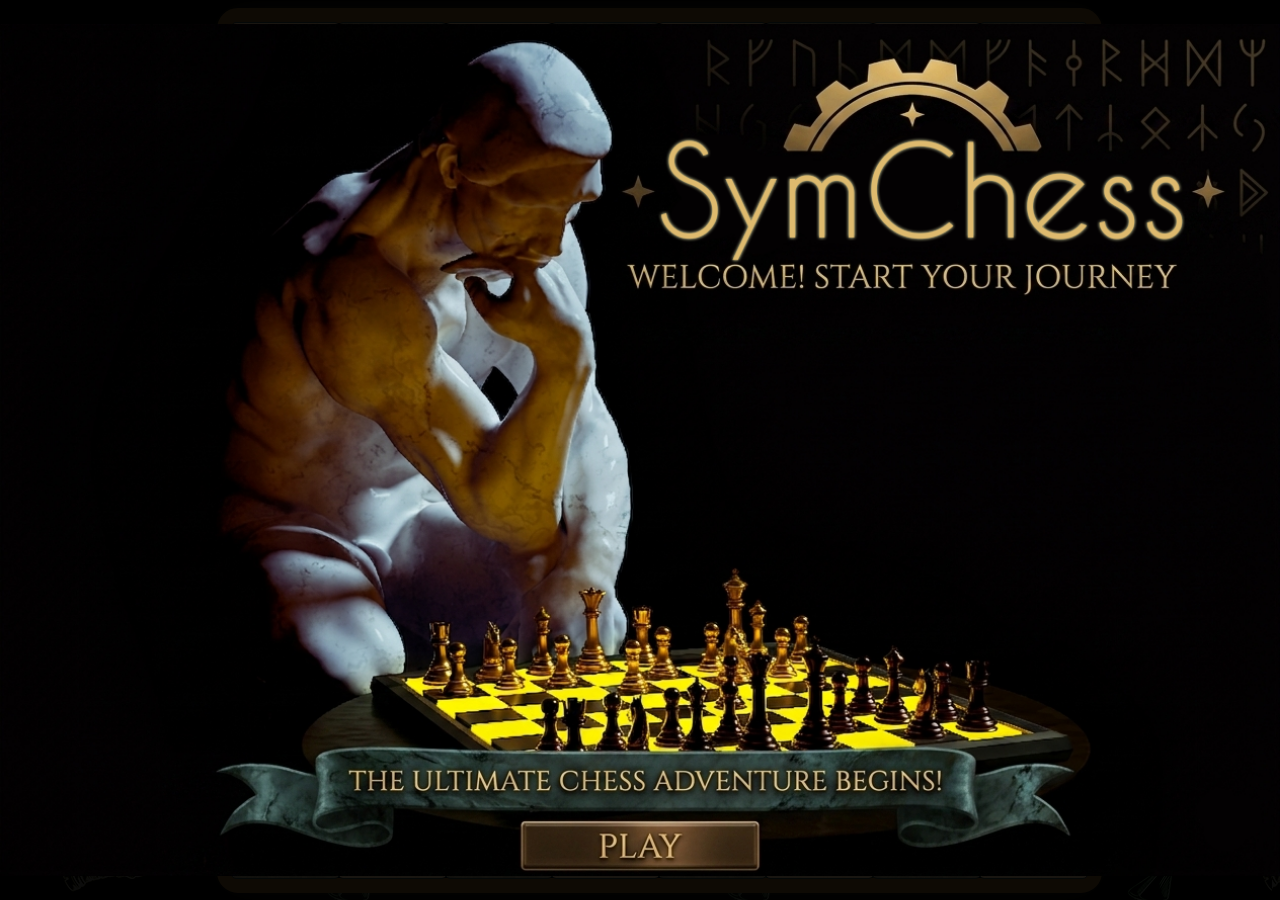
<file: index.html>
<!DOCTYPE html>
<html>
  <head>
    <title>Symmetric Chess</title>
      <meta charset="UTF-8">
	<meta name="viewport" content="width=device-width, initial-scale=1.0, maximum-scale=1.0, user-scalable=no">
	<meta name="description" content="Windows Chess Game with Symmetric Chess Pieces for two players locally and against a chess bot">
<meta name="keywords" content="chess, chessboard, windows, symmetric">
<meta name="author" content="Guillermo R Monroy">
      <link rel="stylesheet" href="style.css">
	  
      <link rel="manifest" href="manifest.json">
      <link rel="icon" type="image/x-icon" href="favicon.ico">
<meta name="theme-color" content="#000000">

  <style>
    html.skip-welcome #welcomeScreen { display: none !important; }
  </style>
  <script>
  try {
    if (sessionStorage.getItem("welcomeSeen")) {
      document.documentElement.classList.add("skip-welcome");
    }
  } catch (e) {}
</script>
  </head>
  <body>
   <div id="welcomeScreen" class="welcome-screen">

  <div class="welcome-content" >

    <img src="welcome.png" id="enterBtn"  alt="Gallery Entrance">

  </div>

</div>
      
  <div id="clock-container">
  <div id="white-clock" class="clock">5:00</div>
   
  <button id="openPopup" onclick="playButtonSound1()">☰</button>
  <div id="black-clock" class="clock">5:00</div>
</div>
      
  <div id="popup">
    <div class="popup-content">
      <span id="closePopup" class="close-button">✖</span>
      <h1 data-i18n="main_subtitle">🏆 SymChess v. 3.5</h1>
	  <h2 data-i18n="blitz_menu_title">Classic Chess</h2>
	  
	  <button data-i18n="btn_main" id="classicLocalBtn" onclick="playButtonSound1()" class="popup-button button-clk">🕐 Set Clock 🕐</button>
	  <p class="borderline"></p>
	  <button data-i18n="btn_koth" onclick="playButtonSound('index_2.html')" class="popup-button2">👑 King of the Hill</button>
	  <button data-i18n="btn_chess960" onclick="playButtonSound('index_3.html')" class="popup-button3">🎲 Chess960</button>
	  <button data-i18n="btn_endgame" onclick="playButtonSound('index_4.html')" class="popup-button4">🥊 Endgame Battle</button><br>
     <button data-i18n="mate1_title" onclick="playButtonSound('index_9.html')" class="popup-button7">🧩 Checkmate in One</button><br>
	  <button data-i18n="btn_bot_ai" onclick="playButtonSound('index_12.html')" class="popup-button5">🤖 Chess Bot AI</button>
	  <button data-i18n="btn_bot960" onclick="playButtonSound('index_18.html')" class="popup-button3">💻 Chess960 Bot</button>
        <p class="borderline"></p>
	  
        <div class="radio-inputs">
  <label class="radio">
    <input type="radio" name="radio" onclick="playButtonSound1(); changeLanguage('en')">
    <span class="name">ENG</span>
  </label>
  <label class="radio">
    <input type="radio" name="radio" onclick="playButtonSound1(); changeLanguage('es')">
    <span class="name">SPA</span>
  </label>
      
  <label class="radio">
    <input type="radio" name="radio" onclick="playButtonSound1(); changeLanguage('ru')">
    <span class="name">RUS</span>
  </label>
            <label class="radio">
    <input type="radio" name="radio" onclick="playButtonSound1(); changeLanguage('pt')">
    <span class="name">POR</span>
  </label>
</div>
        <button  data-i18n="bot_rules" onclick="playButtonSound1()" id="classicLocalBtn2" class="popup-button6" >📄 RULES</button>
        <h3>🏆 SymChess v. 3.5 Guillermo R Monroy 2026 <br> Donate: paypal.me/Guillermo3D</h3>
    </div>
  </div>
  <div id="timePopup" class="popup-secondary">
  <div class="popup-content">
    <span id="backToMain" class="close-button">←</span>
    <h1 data-i18n="blitz_menu_title" class="titleh1">♕ Blitz Chess</h1>
    <h2 data-i18n="blitz_menu_subtitle">⚔ Two Players on Same Device</h2>
    <button data-i18n="btn_5_min" onclick="playButtonSound1(); startGame(5, 2)" class="popup-button button-clk">🕐 5 Minutes</button>
	<button data-i18n="btn_7_min" onclick="playButtonSound1(); startGame(7, 2)" class="popup-button button-clk">🕐 7 Minutes</button>
	<button data-i18n="btn_9_min" onclick="playButtonSound1(); startGame(9, 2)" class="popup-button button-clk">🕐 9 Minutes</button>
<h3>*SymChess is also Available for Android in the Play Store</h3>
  </div>
  
</div>
  <div id="timePopup2" class="popup-secondary">
  <div class="popup-content">
    <span id="backToMain2" class="close-button">←</span>
    <h1 data-i18n="rules_title" class="titleh1" >📖 Rules of Chess</h1>
    <p class="borderline"></p>
    <h2 data-i18n="rules_sub">🏆 Checkmate: Trap the opponent's King so it cant escape an attack.</h2>
    <h3 data-i18n="rules_txt" >♔ King: Moves 1 square in any direction.<br>♕ Queen: Moves any distance in any direction.<br>♖ Rook: Moves any distance straight.<br>♗ Bishop: Moves any distance diagonally.<br>♘ Knight: Moves in an "L" shape: 2 steps straight,<br>1 step sideways. It can jump over others!<br>♙ Pawn: Moves 1 step forward, or 2 steps on its<br>first move. It captures enemies 1 step diagonally.<br>🏰 Castling: Move your King 2 squares toward a Rook. <br>That Rook then jumps over to stand next to the King.</h3>
<br>
  </div>
</div>
    <div class="chessBoard">        
      <!-- Add the pawn div element -->
      <div class="square white">
        <div class="piece rook" color="black"  >
            <img src="Black-Rook.png" alt="Rook" >
          </div>
      </div>
      <div class="square black">
        <div class="piece knight" color="black" >
            <img src="Black-Knight.png" alt="Knight" >
          </div>
      </div>
      <div class="square white">
        <div class="piece bishop" color="black" >
            <img src="Black-Bishop.png" alt="Bishop" >
          </div>
      </div>
      <div class="square black">
        <div class="piece queen" color="black" >
            <img src="Black-Queen.png" alt="Queen" >
          </div>
      </div>
      <div class="square white">
        <div class="piece king" color="black" >
            <img src="Black-King.png" alt="King" >
          </div>
      </div>
      <div class="square black">
        <div class="piece bishop" color="black" >
            <img src="Black-Bishop.png" alt="Bishop" >
          </div>
      </div>
      <div class="square white">
        <div class="piece knight" color="black">
            <img src="Black-Knight.png" alt="Knight" >
          </div>
      </div>
      <div class="square black">
        <div class="coordinate rank whiteText">8</div>

        <div class="piece rook" color="black" >
            <img src="Black-Rook.png" alt="Rook" >
          </div>
      </div>
     <!-- ------------------------------------------------------------------------- -->

      <div class="square black">
        <div class="piece pawn" color="black"  >
            <img src="Black-Pawn.png" alt="Pawn" >
          </div>

      </div>
      <div class="square white">
        <div class="piece pawn" color="black" >
            <img src="Black-Pawn.png" alt="Pawn" >
          </div>

      </div>
      <div class="square black">
        <div class="piece pawn" color="black" >
            <img src="Black-Pawn.png" alt="Pawn" >
          </div>

      </div>
      <div class="square white">
        <div class="piece pawn" color="black" >
            <img src="Black-Pawn.png" alt="Pawn" >
          </div>

      </div>
      <div class="square black">
        <div class="piece pawn" color="black"  >
            <img src="Black-Pawn.png" alt="Pawn" >
          </div>

      </div>
      <div class="square white">
        <div class="piece pawn" color="black"  >
            <img src="Black-Pawn.png" alt="Pawn">
          </div>

      </div>
      <div class="square black">
        <div class="piece pawn" color="black"  >
            <img src="Black-Pawn.png" alt="Pawn" >
          </div>

      </div>
      <div class="square white">
        <div class="coordinate rank blackText">7</div>

        <div class="piece pawn" color="black"  >
            <img src="Black-Pawn.png" alt="Pawn" >
          </div>

      </div>
    <!-- ------------------------------------------------------------------------- -->
      <div class="square white"></div>
      <div class="square black"></div>
      <div class="square white"></div>
      <div class="square black"></div>
      <div class="square white"></div>
      <div class="square black"></div>
      <div class="square white"></div>
      <div class="square black">
        <div class="coordinate rank whiteText">6</div>

      </div>
    <!-- ------------------------------------------------------------------------- -->

      <div class="square black"></div>
      <div class="square white"></div>
      <div class="square black"></div>
      <div class="square white"></div>
      <div class="square black"></div>
      <div class="square white"></div>
      <div class="square black"></div>
      <div class="square white">
        <div class="coordinate rank blackText">5</div>

      </div>
    <!-- ------------------------------------------------------------------------- -->

      <div class="square white"></div>
      <div class="square black"></div>
      <div class="square white"></div>
      <div class="square black"></div>
      <div class="square white"></div>
      <div class="square black"></div>
      <div class="square white"></div>
      <div class="square black">
        <div class="coordinate rank whiteText">4</div>

      </div>
    <!-- ------------------------------------------------------------------------- -->

      <div class="square black"></div>
      <div class="square white"></div>
      <div class="square black"></div>
      <div class="square white"></div>
      <div class="square black"></div>
      <div class="square white"></div>
      <div class="square black"></div>
      <div class="square white">
        <div class="coordinate rank blackText">3</div>
      </div>
    <!-- ------------------------------------------------------------------------- -->

      <div class="square white">
        <div class="piece pawn" color="white" >
            <img src="White-Pawn.png" alt="Pawn" >
          </div>
      </div>
      <div class="square black">
        <div class="piece pawn" color="white"  >
            <img src="White-Pawn.png" alt="Pawn" >
          </div>
      </div>
      <div class="square white">
        <div class="piece pawn" color="white">
            <img src="White-Pawn.png" alt="Pawn" >
          </div>
      </div>
      <div class="square black">
        <div class="piece pawn" color="white" >
            <img src="White-Pawn.png" alt="Pawn" >
          </div>
      </div>
      <div class="square white">
        <div class="piece pawn" color="white" >
            <img src="White-Pawn.png" alt="Pawn" >
          </div>
      </div>
      <div class="square black">
        <div class="piece pawn" color="white" >
            <img src="White-Pawn.png" alt="Pawn" >
          </div>
      </div>
      <div class="square white">
        <div class="piece pawn" color="white" >
            <img src="White-Pawn.png" alt="Pawn" >
          </div>
      </div>
      <div class="square black">
        <div class="coordinate rank whiteText">2</div>

        <div class="piece pawn" color="white" >
            <img src="White-Pawn.png" alt="Pawn" >
          </div>
      </div>
    <!-- ------------------------------------------------------------------------- -->

      <div class="square black">
        <div class="coordinate whiteText">a</div>

        <div class="piece rook" color="white">
            <img src="White-Rook.png" alt="Rook" >
           </div>
      </div>
      <div class="square white"> 
        <div class="coordinate blackText">b</div>

        <div class="piece knight" color="white">
            <img src="White-Knight.png" alt="Knight" >
           </div>
    </div>
      <div class="square black">
        <div class="coordinate whiteText">c</div>

        <div class="piece bishop" color="white">
            <img src="White-Bishop.png" alt="Bishop">
           </div>
      </div>
      <div class="square white">
        <div class="coordinate blackText">d</div>

        <div class="piece queen" color="white" >
            <img src="White-Queen.png" alt="Queen" >
           </div>
      </div>
      <div class="square black">
        <div class="coordinate whiteText">e</div>

        <div class="piece king" color="white">
            <img src="White-King.png" alt="King">
        </div>
      </div>
      <div class="square white">
        <div class="coordinate blackText">f</div>
        <div class="piece bishop" color="white" >
            <img src="White-Bishop.png" alt="Bishop" >
           </div>
      </div>
      <div class="square black">
        <div class="coordinate whiteText">g</div>

        <div class="piece knight" color="white" >
            <img src="White-Knight.png" alt="Knight">
           </div>
      </div>
      <div class="square white">
        <div class="coordinate rank blackText">1</div>
        <div class="coordinate blackText">h</div>     
        <div class="piece rook" color="white" >
            <img src="White-Rook.png" alt="Rook" >
           </div>
      </div>
    </div>
      <div>
          <button id="pause-btn" onclick="togglePause();playButtonSound1()">II</button> <br>  
          <button id="toggle-history" onclick="playButtonSound1()">🖋</button>
      </div>
      <div id="history-panel" class="hidden">
          <h3 data-i18n="moveh">Move History</h3>
  <ul id="move-list"></ul>
</div>
    <div id="alert">
     
    </div>
    <audio id="moveSound" preload="auto">
  <source src="move.mp3" type="audio/mpeg">
</audio>
      <audio id="victorySound" preload="auto">
      <source src="victory.mp3" type="audio/mpeg">
    </audio>
      <audio id="buttonSound1" preload="auto">
  <source src="move.mp3" type="audio/mpeg">
</audio>
      <audio id="buttonSound" preload="auto">
  <source src="move.mp3" type="audio/mpeg">
</audio>
	<script src="clock.js"></script>
	<script>
    // Inicializa el reloj con 3 minutos y 2 segundos de incremento
    initClock(5, 2);
  </script>
    <script src="main.js"></script>
    
	<script src="script.js"></script>
  <script>
// WELCOME: shown once per session (flag is set in sessionStorage)
  (function () {
    var screenEl = document.getElementById("welcomeScreen");
    if (!screenEl) return;
    if (document.documentElement.classList.contains("skip-welcome")) {
      screenEl.style.display = "none";
      return;
    }
    screenEl.addEventListener("click", function () {
      try { sessionStorage.setItem("welcomeSeen", "1"); } catch (e) {}
      screenEl.classList.add("fade-out");
      setTimeout(function () { screenEl.style.display = "none"; }, 900);
    });
  })();
  </script>
  
  </body>
</html>
</file>
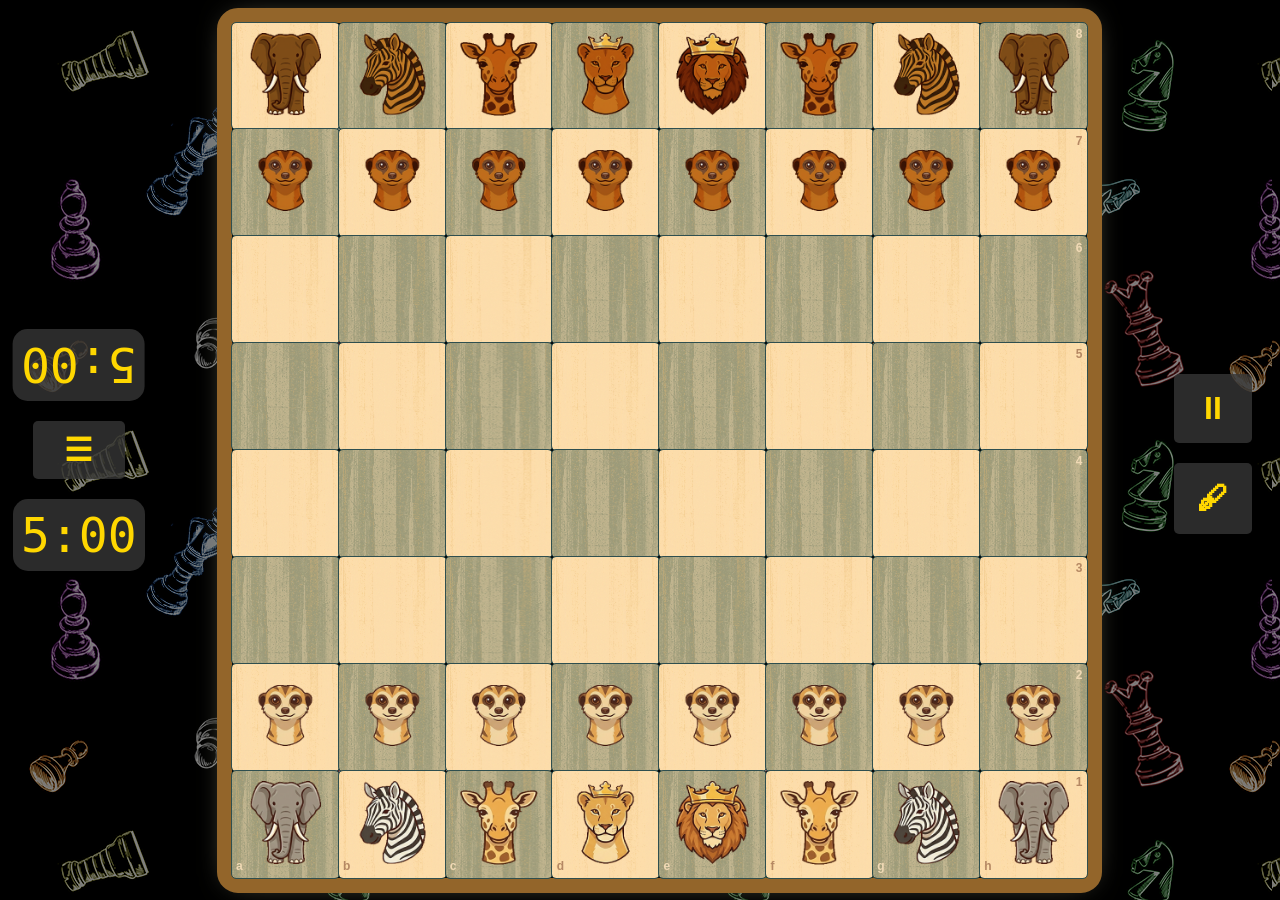
<file: index_12.html>
<!DOCTYPE html>
<html>
  <head>
    <title>Chess Bot (W)</title>
      <meta charset="UTF-8">
	<meta name="viewport" content="width=device-width, initial-scale=1.0, maximum-scale=1.0, user-scalable=no">
      <link rel="stylesheet" href="style.css">
	  
      <link rel="icon" type="image/x-icon" href="favicon.ico">
<meta name="theme-color" content="#000000">
  </head>
  <body>
  
  <div id="clock-container">
  <div id="white-clock" class="clock">5:00</div>
  <button id="openPopup" onclick="playButtonSound1()">☰</button>
  <div id="black-clock" class="clock">5:00</div>
</div>

  <div id="popup">
    <div class="popup-content">
      <span id="closePopup" class="close-button">&times;</span>
      <h1 data-i18n="botw_title" class="titleh1">🤖 Chess Bot (W)</h1>
	  <h2 data-i18n="botw_sub" >Play as White vs Bot AI</h2>
	  <button data-i18n="btn_botd" id="classicLocalBtn" onclick="playButtonSound1()" class="popup-button5 button-clk">🤖 Choose Difficulty</button>
	  <p class="borderline"></p>
	  <button data-i18n="btn_bot2" onclick="playButtonSound('index_15.html')" class="popup-button4">👾 Play as Black</button>
	  <br>
	  <button data-i18n="btn_bot960" onclick="playButtonSound('index_18.html')" class="popup-button3">💻 Chess960 Bot</button>
	  <button data-i18n="btn_home" onclick="playButtonSound('index.html')" class="popup-button">🏠 Home</button>
	  <p class="borderline"></p>
     <h3>Guillermo R. Monroy 2026<br>Please Donate: paypal.me/Guillermo3D</h3>
       
    </div>
  </div>
  <div id="timePopup" class="popup-secondary">
  <div class="popup-content">
    <span id="backToMain" class="close-button">←</span>
    <h1 data-i18n="botw_title" class="titleh1">🤖 Chess Bot (W)</h1>
    <h2 data-i18n="botw_sub" >Play as White vs Bot AI</h2>
    <button data-i18n="btn_easy" onclick="playButtonSound1(); setDifficultyAndReload(2); startGame(5, 2);" class="popup-button5 button-clk">😄 Easy (5m)</button>
	<button data-i18n="btn_normal" onclick="playButtonSound1(); setDifficultyAndReload(3); startGame(7, 2);" class="popup-button5 button-clk">😐 Normal (7m)</button>
	<button data-i18n="btn_hard" onclick="playButtonSound1(); setDifficultyAndReload(4); startGame(9, 2);" class="popup-button5 button-clk">😠 Hard (9m)</button>

  </div>
</div>
    <div class="chessBoard">        
      <!-- Add the pawn div element -->
      <div class="square white">
        <div class="piece rook" color="black"  >
            <img src="Black-Rook3.png" alt="Rook" >
          </div>
      </div>
      <div class="square black">
        <div class="piece knight" color="black" >
            <img src="Black-Knight3.png" alt="Knight" >
          </div>
      </div>
      <div class="square white">
        <div class="piece bishop" color="black" >
            <img src="Black-Bishop3.png" alt="Bishop" >
          </div>
      </div>
      <div class="square black">
        <div class="piece queen" color="black" >
            <img src="Black-Queen3.png" alt="Queen" >
          </div>
      </div>
      <div class="square white">
        <div class="piece king" color="black" >
            <img src="Black-King3.png" alt="King" >
          </div>
      </div>
      <div class="square black">
        <div class="piece bishop" color="black" >
            <img src="Black-Bishop3.png" alt="Bishop" >
          </div>
      </div>
      <div class="square white">
        <div class="piece knight" color="black">
            <img src="Black-Knight3.png" alt="Knight" >
          </div>
      </div>
      <div class="square black">
        <div class="coordinate rank whiteText">8</div>

        <div class="piece rook" color="black" >
            <img src="Black-Rook3.png" alt="Rook" >
          </div>
      </div>
     <!-- ------------------------------------------------------------------------- -->

      <div class="square black">
        <div class="piece pawn" color="black"  >
            <img src="Black-Pawn3.png" alt="Pawn" >
          </div>

      </div>
      <div class="square white">
        <div class="piece pawn" color="black" >
            <img src="Black-Pawn3.png" alt="Pawn" >
          </div>

      </div>
      <div class="square black">
        <div class="piece pawn" color="black" >
            <img src="Black-Pawn3.png" alt="Pawn" >
          </div>

      </div>
      <div class="square white">
        <div class="piece pawn" color="black" >
            <img src="Black-Pawn3.png" alt="Pawn" >
          </div>

      </div>
      <div class="square black">
        <div class="piece pawn" color="black"  >
            <img src="Black-Pawn3.png" alt="Pawn" >
          </div>

      </div>
      <div class="square white">
        <div class="piece pawn" color="black"  >
            <img src="Black-Pawn3.png" alt="Pawn">
          </div>

      </div>
      <div class="square black">
        <div class="piece pawn" color="black"  >
            <img src="Black-Pawn3.png" alt="Pawn" >
          </div>

      </div>
      <div class="square white">
        <div class="coordinate rank blackText">7</div>

        <div class="piece pawn" color="black"  >
            <img src="Black-Pawn3.png" alt="Pawn" >
          </div>

      </div>
    <!-- ------------------------------------------------------------------------- -->
      <div class="square white"></div>
      <div class="square black"></div>
      <div class="square white"></div>
      <div class="square black"></div>
      <div class="square white"></div>
      <div class="square black"></div>
      <div class="square white"></div>
      <div class="square black">
        <div class="coordinate rank whiteText">6</div>

      </div>
    <!-- ------------------------------------------------------------------------- -->

      <div class="square black"></div>
      <div class="square white"></div>
      <div class="square black"></div>
      <div class="square white"></div>
      <div class="square black"></div>
      <div class="square white"></div>
      <div class="square black"></div>
      <div class="square white">
        <div class="coordinate rank blackText">5</div>

      </div>
    <!-- ------------------------------------------------------------------------- -->

      <div class="square white"></div>
      <div class="square black"></div>
      <div class="square white"></div>
      <div class="square black"></div>
      <div class="square white"></div>
      <div class="square black"></div>
      <div class="square white"></div>
      <div class="square black">
        <div class="coordinate rank whiteText">4</div>

      </div>
    <!-- ------------------------------------------------------------------------- -->

      <div class="square black"></div>
      <div class="square white"></div>
      <div class="square black"></div>
      <div class="square white"></div>
      <div class="square black"></div>
      <div class="square white"></div>
      <div class="square black"></div>
      <div class="square white">
        <div class="coordinate rank blackText">3</div>
      </div>
    <!-- ------------------------------------------------------------------------- -->

      <div class="square white">
        <div class="piece pawn" color="white" >
            <img src="White-Pawn3.png" alt="Pawn" >
          </div>
      </div>
      <div class="square black">
        <div class="piece pawn" color="white"  >
            <img src="White-Pawn3.png" alt="Pawn" >
          </div>
      </div>
      <div class="square white">
        <div class="piece pawn" color="white">
            <img src="White-Pawn3.png" alt="Pawn" >
          </div>
      </div>
      <div class="square black">
        <div class="piece pawn" color="white" >
            <img src="White-Pawn3.png" alt="Pawn" >
          </div>
      </div>
      <div class="square white">
        <div class="piece pawn" color="white" >
            <img src="White-Pawn3.png" alt="Pawn" >
          </div>
      </div>
      <div class="square black">
        <div class="piece pawn" color="white" >
            <img src="White-Pawn3.png" alt="Pawn" >
          </div>
      </div>
      <div class="square white">
        <div class="piece pawn" color="white" >
            <img src="White-Pawn3.png" alt="Pawn" >
          </div>
      </div>
      <div class="square black">
        <div class="coordinate rank whiteText">2</div>

        <div class="piece pawn" color="white" >
            <img src="White-Pawn3.png" alt="Pawn" >
          </div>
      </div>
    <!-- ------------------------------------------------------------------------- -->

      <div class="square black">
        <div class="coordinate whiteText">a</div>

        <div class="piece rook" color="white">
            <img src="White-Rook3.png" alt="Rook" >
           </div>
      </div>
      <div class="square white"> 
        <div class="coordinate blackText">b</div>

        <div class="piece knight" color="white">
            <img src="White-Knight3.png" alt="Knight" >
           </div>
    </div>
      <div class="square black">
        <div class="coordinate whiteText">c</div>

        <div class="piece bishop" color="white">
            <img src="White-Bishop3.png" alt="Bishop">
           </div>
      </div>
      <div class="square white">
        <div class="coordinate blackText">d</div>

        <div class="piece queen" color="white" >
            <img src="White-Queen3.png" alt="Queen" >
           </div>
      </div>
      <div class="square black">
        <div class="coordinate whiteText">e</div>

        <div class="piece king" color="white">
            <img src="White-King3.png" alt="King">
        </div>
      </div>
      <div class="square white">
        <div class="coordinate blackText">f</div>
        <div class="piece bishop" color="white" >
            <img src="White-Bishop3.png" alt="Bishop" >
           </div>
      </div>
      <div class="square black">
        <div class="coordinate whiteText">g</div>

        <div class="piece knight" color="white" >
            <img src="White-Knight3.png" alt="Knight">
           </div>
      </div>
      <div class="square white">
        <div class="coordinate rank blackText">1</div>
        <div class="coordinate blackText">h</div>     
        <div class="piece rook" color="white" >
            <img src="White-Rook3.png" alt="Rook" >
           </div>
      </div>
    </div>
      <div>
          <button id="pause-btn" onclick="togglePause();playButtonSound1()">II</button> <br> 
          <button id="toggle-history" onclick="playButtonSound1()">🖋</button>
      </div>
      <div id="history-panel" class="hidden">
          <h3 data-i18n="moveh">Move History</h3>
  <ul id="move-list"></ul>
</div>
    <div id="alert">
     
    </div>
    <audio id="moveSound" preload="auto">
  <source src="move.mp3" type="audio/mpeg">
</audio>
      <audio id="victorySound" preload="auto">
      <source src="victory.mp3" type="audio/mpeg">
    </audio>
      <audio id="buttonSound1" preload="auto">
  <source src="move.mp3" type="audio/mpeg">
</audio>
      <audio id="buttonSound" preload="auto">
  <source src="move.mp3" type="audio/mpeg">
</audio>
	<script src="clock.js"></script>
	<script>
    // Inicializa el reloj con 3 minutos y 2 segundos de incremento
    initClock(5, 2);
  </script>
  <script src="main.js"></script>
  <script>
  function createChessPiece(pieceType, color, pieceClass) {
  let pieceName =
    color.charAt(0).toUpperCase() +
    color.slice(1) +
    "-" +
    pieceType.charAt(0).toUpperCase() +
    pieceType.slice(1) +
    "3.png";
  let pieceDiv = document.createElement("div");
  pieceDiv.className = `${pieceClass} ${pieceType}`;
  pieceDiv.setAttribute("color", color);
  let img = document.createElement("img");
  img.src = pieceName;
  img.alt = pieceType;
  pieceDiv.appendChild(img);
  return pieceDiv;
}
</script>
    <script src="ai-bot.js"></script>
    <script>
      setAIColor("black"); // bot plays Black; human plays White
    </script>
	<script src="script.js"></script>
  </body>
</html>
</file>
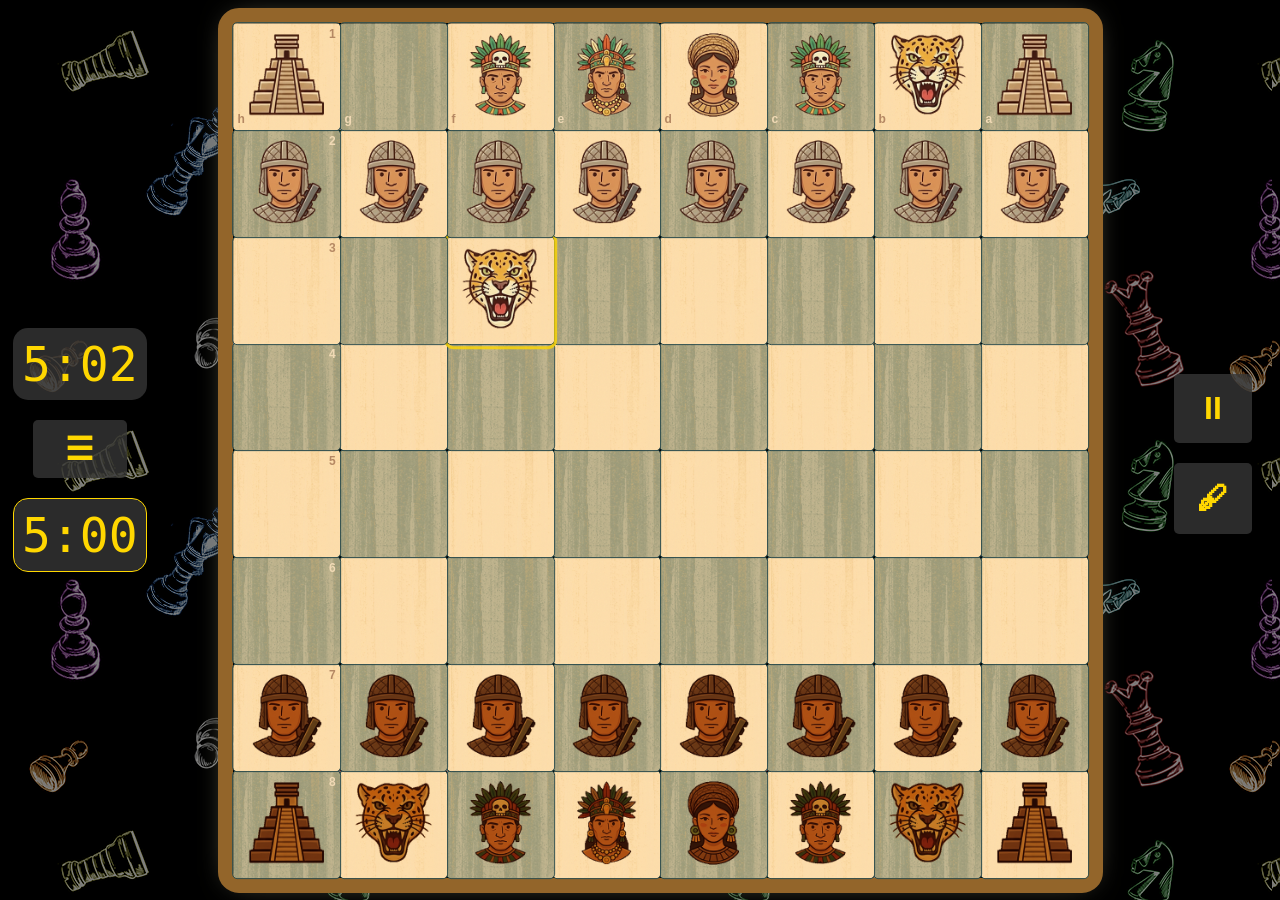
<file: index_15.html>
<!DOCTYPE html>
<html>
  <head>
    <title>Chess Bot (B)</title>
      <meta charset="UTF-8">
	<meta name="viewport" content="width=device-width, initial-scale=1.0, maximum-scale=1.0, user-scalable=no">
      <link rel="stylesheet" href="style.css">
	  
      
      <link rel="icon" type="image/x-icon" href="favicon.ico">
<meta name="theme-color" content="#000000">
<style>
  .chessBoard {
	transform: rotate(180deg);}
  .square {
	transform: rotate(180deg);}
</style>

  </head>
  <body>
  
  <div id="clock-container">
  <div id="black-clock" class="clock" style="transform: rotate(0deg)">5:00</div>
  <button id="openPopup" onclick="playButtonSound1()">☰</button>
  <div id="white-clock" class="clock">5:00</div>
  
</div>

  <div id="popup">
    <div class="popup-content">
      <span id="closePopup" class="close-button">&times;</span>
      <h1 data-i18n="botb_title" class="titleh1">👾 Chess Bot (B)</h1>
	  <h2 data-i18n="botb_sub" >Play as Black vs Bot AI</h2>
	  <button data-i18n="btn_botd2" onclick="playButtonSound1()" id="classicLocalBtn" class="popup-button4 button-clk">👾 Choose Difficulty</button>
	  <p class="borderline"></p>
	  <button data-i18n="btn_bot2b" onclick="playButtonSound('index_12.html')" class="popup-button5">🤖 Play as White</button>
	  <br>
	  <button data-i18n="btn_bot960" onclick="playButtonSound('index_18.html')" class="popup-button3">💻 Chess960 Bot</button>
	  <button data-i18n="btn_home" onclick="playButtonSound('index.html')" class="popup-button">🏠 Home</button>
	  <p class="borderline"></p>
     <h3>Guillermo R. Monroy 2026<br>Please Donate: paypal.me/Guillermo3D</h3>
       
    </div>
  </div>
  <div id="timePopup" class="popup-secondary">
  <div class="popup-content">
    <span id="backToMain" class="close-button">←</span>
    <h1 data-i18n="botw_title" class="titleh1">👾 Chess Bot (B)</h1>
    <h2 data-i18n="botb_sub" >Play as Black vs Bot AI</h2>
    <button data-i18n="btn_easy" onclick="playButtonSound1(); setDifficultyAndReload(2); startGame(5, 2);" class="popup-button4 button-clk">😄 Easy (5m)</button>
	<button data-i18n="btn_normal" onclick="playButtonSound1(); setDifficultyAndReload(3); startGame(7, 2);" class="popup-button4 button-clk">😐 Normal (7m)</button>
	<button data-i18n="btn_hard" onclick="playButtonSound1(); setDifficultyAndReload(4); startGame(9, 2);" class="popup-button4 button-clk">😠 Hard (9m)</button>

  </div>
</div>
    <div class="chessBoard">        
      <!-- Add the pawn div element -->
      <div class="square white" >
        <div class="piece rook" color="black"  >
            <img src="Black-Rook4.png" alt="Rook" >
          </div>
      </div>
      <div class="square black">
        <div class="piece knight" color="black" >
            <img src="Black-Knight4.png" alt="Knight" >
          </div>
      </div>
      <div class="square white">
        <div class="piece bishop" color="black" >
            <img src="Black-Bishop4.png" alt="Bishop" >
          </div>
      </div>
      <div class="square black">
        <div class="piece queen" color="black" >
            <img src="Black-Queen4.png" alt="Queen" >
          </div>
      </div>
      <div class="square white">
        <div class="piece king" color="black" >
            <img src="Black-King4.png" alt="King" >
          </div>
      </div>
      <div class="square black">
        <div class="piece bishop" color="black" >
            <img src="Black-Bishop4.png" alt="Bishop" >
          </div>
      </div>
      <div class="square white">
        <div class="piece knight" color="black">
            <img src="Black-Knight4.png" alt="Knight" >
          </div>
      </div>
      <div class="square black" >
        <div class="coordinate rank whiteText">8</div>

        <div class="piece rook" color="black" >
            <img src="Black-Rook4.png" alt="Rook" >
          </div>
      </div>
     <!-- ------------------------------------------------------------------------- -->

      <div class="square black">
        <div class="piece pawn" color="black"  >
            <img src="Black-Pawn4.png" alt="Pawn" >
          </div>

      </div>
      <div class="square white">
        <div class="piece pawn" color="black" >
            <img src="Black-Pawn4.png" alt="Pawn" >
          </div>

      </div>
      <div class="square black">
        <div class="piece pawn" color="black" >
            <img src="Black-Pawn4.png" alt="Pawn" >
          </div>

      </div>
      <div class="square white">
        <div class="piece pawn" color="black" >
            <img src="Black-Pawn4.png" alt="Pawn" >
          </div>

      </div>
      <div class="square black">
        <div class="piece pawn" color="black"  >
            <img src="Black-Pawn4.png" alt="Pawn" >
          </div>

      </div>
      <div class="square white">
        <div class="piece pawn" color="black"  >
            <img src="Black-Pawn4.png" alt="Pawn">
          </div>

      </div>
      <div class="square black">
        <div class="piece pawn" color="black"  >
            <img src="Black-Pawn4.png" alt="Pawn" >
          </div>

      </div>
      <div class="square white">
        <div class="coordinate rank blackText">7</div>

        <div class="piece pawn" color="black"  >
            <img src="Black-Pawn4.png" alt="Pawn" >
          </div>

      </div>
    <!-- ------------------------------------------------------------------------- -->
      <div class="square white"></div>
      <div class="square black"></div>
      <div class="square white"></div>
      <div class="square black"></div>
      <div class="square white"></div>
      <div class="square black"></div>
      <div class="square white"></div>
      <div class="square black">
        <div class="coordinate rank whiteText">6</div>

      </div>
    <!-- ------------------------------------------------------------------------- -->

      <div class="square black"></div>
      <div class="square white"></div>
      <div class="square black"></div>
      <div class="square white"></div>
      <div class="square black"></div>
      <div class="square white"></div>
      <div class="square black"></div>
      <div class="square white">
        <div class="coordinate rank blackText">5</div>

      </div>
    <!-- ------------------------------------------------------------------------- -->

      <div class="square white"></div>
      <div class="square black"></div>
      <div class="square white"></div>
      <div class="square black"></div>
      <div class="square white"></div>
      <div class="square black"></div>
      <div class="square white"></div>
      <div class="square black">
        <div class="coordinate rank whiteText">4</div>

      </div>
    <!-- ------------------------------------------------------------------------- -->

      <div class="square black"></div>
      <div class="square white"></div>
      <div class="square black"></div>
      <div class="square white"></div>
      <div class="square black"></div>
      <div class="square white"></div>
      <div class="square black"></div>
      <div class="square white">
        <div class="coordinate rank blackText">3</div>
      </div>
    <!-- ------------------------------------------------------------------------- -->

      <div class="square white">
        <div class="piece pawn" color="white" >
            <img src="White-Pawn4.png" alt="Pawn" >
          </div>
      </div>
      <div class="square black">
        <div class="piece pawn" color="white"  >
            <img src="White-Pawn4.png" alt="Pawn" >
          </div>
      </div>
      <div class="square white">
        <div class="piece pawn" color="white">
            <img src="White-Pawn4.png" alt="Pawn" >
          </div>
      </div>
      <div class="square black">
        <div class="piece pawn" color="white" >
            <img src="White-Pawn4.png" alt="Pawn" >
          </div>
      </div>
      <div class="square white">
        <div class="piece pawn" color="white" >
            <img src="White-Pawn4.png" alt="Pawn" >
          </div>
      </div>
      <div class="square black">
        <div class="piece pawn" color="white" >
            <img src="White-Pawn4.png" alt="Pawn" >
          </div>
      </div>
      <div class="square white">
        <div class="piece pawn" color="white" >
            <img src="White-Pawn4.png" alt="Pawn" >
          </div>
      </div>
      <div class="square black">
        <div class="coordinate rank whiteText">2</div>

        <div class="piece pawn" color="white" >
            <img src="White-Pawn4.png" alt="Pawn" >
          </div>
      </div>
    <!-- ------------------------------------------------------------------------- -->

      <div class="square black">
        <div class="coordinate whiteText">a</div>

        <div class="piece rook" color="white">
            <img src="White-Rook4.png" alt="Rook" >
           </div>
      </div>
      <div class="square white"> 
        <div class="coordinate blackText">b</div>

        <div class="piece knight" color="white">
            <img src="White-Knight4.png" alt="Knight" >
           </div>
    </div>
      <div class="square black">
        <div class="coordinate whiteText">c</div>

        <div class="piece bishop" color="white">
            <img src="White-Bishop4.png" alt="Bishop">
           </div>
      </div>
      <div class="square white">
        <div class="coordinate blackText">d</div>

        <div class="piece queen" color="white" >
            <img src="White-Queen4.png" alt="Queen" >
           </div>
      </div>
      <div class="square black">
        <div class="coordinate whiteText">e</div>

        <div class="piece king" color="white">
            <img src="White-King4.png" alt="King">
        </div>
      </div>
      <div class="square white">
        <div class="coordinate blackText">f</div>
        <div class="piece bishop" color="white" >
            <img src="White-Bishop4.png" alt="Bishop" >
           </div>
      </div>
      <div class="square black">
        <div class="coordinate whiteText">g</div>

        <div class="piece knight" color="white" >
            <img src="White-Knight4.png" alt="Knight">
           </div>
      </div>
      <div class="square white">
        <div class="coordinate rank blackText">1</div>
        <div class="coordinate blackText">h</div>     
        <div class="piece rook" color="white" >
            <img src="White-Rook4.png" alt="Rook" >
           </div>
      </div>
    </div>
      <div>
          <button id="pause-btn" onclick="togglePause();playButtonSound1()">II</button> <br> 
          <button id="toggle-history" onclick="playButtonSound1()">🖋</button>
      </div>
      <div id="history-panel" class="hidden">
          <h3 data-i18n="moveh">Move History</h3>
  <ul id="move-list"></ul>
</div>
    <div id="alert">
     
    </div>
    <audio id="moveSound" preload="auto">
  <source src="move.mp3" type="audio/mpeg">
</audio>
      <audio id="victorySound" preload="auto">
      <source src="victory.mp3" type="audio/mpeg">
    </audio>
      <audio id="buttonSound1" preload="auto">
  <source src="move.mp3" type="audio/mpeg">
</audio>
      <audio id="buttonSound" preload="auto">
  <source src="move.mp3" type="audio/mpeg">
</audio>
	<script src="clock.js"></script>
	<script>
    // Inicializa el reloj con 3 minutos y 2 segundos de incremento
    initClock(5, 2);
  </script>
    <script src="main.js"></script>
    <script>
      function createChessPiece(pieceType, color, pieceClass) {
  let pieceName =
    color.charAt(0).toUpperCase() +
    color.slice(1) +
    "-" +
    pieceType.charAt(0).toUpperCase() +
    pieceType.slice(1) +
    "4.png";
  let pieceDiv = document.createElement("div");
  pieceDiv.className = `${pieceClass} ${pieceType}`;
  pieceDiv.setAttribute("color", color);
  let img = document.createElement("img");
  img.src = pieceName;
  img.alt = pieceType;
  pieceDiv.appendChild(img);
  return pieceDiv;
}
    </script>
    <script src="ai-bot.js"></script>
    <script>
    setAIColor("white"); // bot plays White; human plays Black
    </script>
	<script src="script.js"></script>
  </body>
</html>
</file>
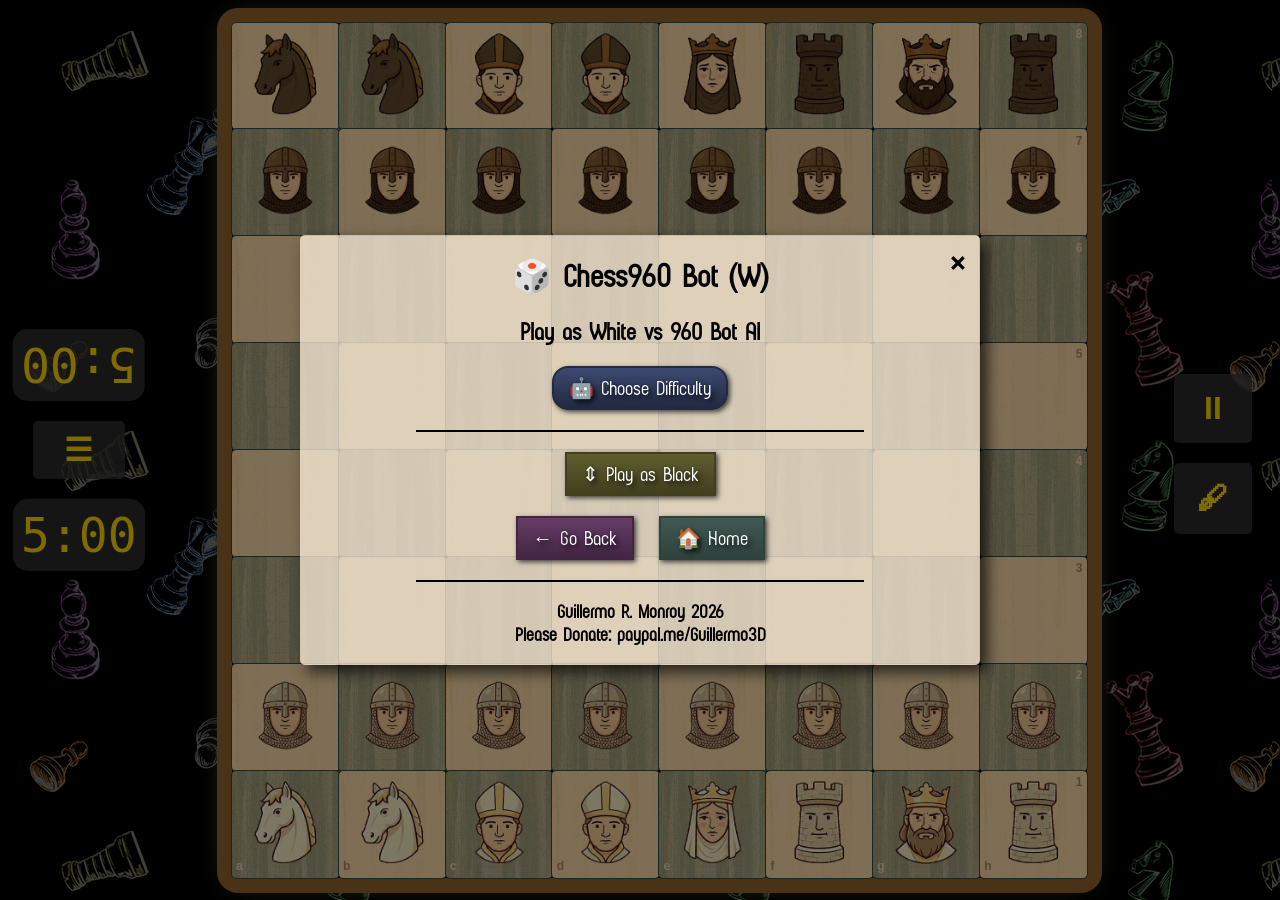
<file: index_18.html>
<!DOCTYPE html>
<html>
  <head>
    <title>Chess960 Bot W</title>
      <meta charset="UTF-8">
	<meta name="viewport" content="width=device-width, initial-scale=1.0, maximum-scale=1.0, user-scalable=no">
      <link rel="stylesheet" href="style.css">
	  
      
      <link rel="icon" type="image/x-icon" href="favicon.ico">
<meta name="theme-color" content="#000000">
  </head>
  <body>
  
  <div id="clock-container">
  <div id="white-clock" class="clock">5:00</div>
  <button id="openPopup" onclick="playButtonSound1()">☰</button>
  <div id="black-clock" class="clock">5:00</div>
</div>

  <div id="popup">
    <div class="popup-content">
      <span id="closePopup" class="close-button">&times;</span>
      <h1 data-i18n="bot960_title" class="titleh1">🎲 Chess960 Bot (W)</h1>
	  <h2 data-i18n="bot960_sub">Play as White vs 960 Bot AI</h2>
      <button data-i18n="btn_botd" onclick="playButtonSound1()" id="classicLocalBtn" class="popup-button3 button-clk">🤖 Choose Difficulty</button>
      <p class="borderline"></p>
	  <button data-i18n="btn_bot2" onclick="playButtonSound('index_20.html')" class="popup-button2">👾 Play as Black</button><br>
	  
	  <button data-i18n="btn_back" onclick="playButtonSound('index_12.html')" class="popup-button5">← Go Back</button>
	  <button data-i18n="btn_home" onclick="playButtonSound('index.html')" class="popup-button">🏠 Home</button>
	  <p class="borderline"></p>
      <h3>Guillermo R. Monroy 2026<br>Please Donate: paypal.me/Guillermo3D</h3>
	 
    </div>
  </div>
  <div id="timePopup" class="popup-secondary">
  <div class="popup-content">
    <span id="backToMain" class="close-button">←</span>
    <h1 data-i18n="bot960_title" class="titleh1">🎲 Chess960 Bot (W)</h1>
    <h2 data-i18n="bot960_sub">Play as White vs 960 Bot AI</h2>
    <button data-i18n="btn_easy" onclick="playButtonSound1(); setDifficultyAndReload(2); startGame(5, 2);" class="popup-button3 button-clk">😄 Easy (5m)</button>
	<button data-i18n="btn_normal" onclick="playButtonSound1(); setDifficultyAndReload(3); startGame(7, 2);" class="popup-button3 button-clk">😐 Normal (7m)</button>
	<button data-i18n="btn_hard" onclick="playButtonSound1(); setDifficultyAndReload(4); startGame(9, 2);" class="popup-button3 button-clk">😠 Hard (9m)</button>

  </div>
</div>
    <div class="chessBoard">        
      <!-- Add the pawn div element -->
      <div class="square white">
        <div class="piece rook" color="black"  >
            <img src="Black-Rook2.png" alt="Rook" >
          </div>
      </div>
      <div class="square black">
        <div class="piece knight" color="black" >
            <img src="Black-Knight2.png" alt="Knight" >
          </div>
      </div>
      <div class="square white">
        <div class="piece bishop" color="black" >
            <img src="Black-Bishop2.png" alt="Bishop" >
          </div>
      </div>
      <div class="square black">
        <div class="piece queen" color="black" >
            <img src="Black-Queen2.png" alt="Queen" >
          </div>
      </div>
      <div class="square white">
        <div class="piece king" color="black" >
            <img src="Black-King2.png" alt="King" >
          </div>
      </div>
      <div class="square black">
        <div class="piece bishop" color="black" >
            <img src="Black-Bishop2.png" alt="Bishop" >
          </div>
      </div>
      <div class="square white">
        <div class="piece knight" color="black">
            <img src="Black-Knight2.png" alt="Knight" >
          </div>
      </div>
      <div class="square black">
        <div class="coordinate rank whiteText">8</div>

        <div class="piece rook" color="black" >
            <img src="Black-Rook2.png" alt="Rook" >
          </div>
      </div>
     <!-- ------------------------------------------------------------------------- -->

      <div class="square black">
        <div class="piece pawn" color="black"  >
            <img src="Black-Pawn2.png" alt="Pawn" >
          </div>

      </div>
      <div class="square white">
        <div class="piece pawn" color="black" >
            <img src="Black-Pawn2.png" alt="Pawn" >
          </div>

      </div>
      <div class="square black">
        <div class="piece pawn" color="black" >
            <img src="Black-Pawn2.png" alt="Pawn" >
          </div>

      </div>
      <div class="square white">
        <div class="piece pawn" color="black" >
            <img src="Black-Pawn2.png" alt="Pawn" >
          </div>

      </div>
      <div class="square black">
        <div class="piece pawn" color="black"  >
            <img src="Black-Pawn2.png" alt="Pawn" >
          </div>

      </div>
      <div class="square white">
        <div class="piece pawn" color="black"  >
            <img src="Black-Pawn2.png" alt="Pawn">
          </div>

      </div>
      <div class="square black">
        <div class="piece pawn" color="black"  >
            <img src="Black-Pawn2.png" alt="Pawn" >
          </div>

      </div>
      <div class="square white">
        <div class="coordinate rank blackText">7</div>

        <div class="piece pawn" color="black"  >
            <img src="Black-Pawn2.png" alt="Pawn" >
          </div>

      </div>
    <!-- ------------------------------------------------------------------------- -->
      <div class="square white"></div>
      <div class="square black"></div>
      <div class="square white"></div>
      <div class="square black"></div>
      <div class="square white"></div>
      <div class="square black"></div>
      <div class="square white"></div>
      <div class="square black">
        <div class="coordinate rank whiteText">6</div>

      </div>
    <!-- ------------------------------------------------------------------------- -->

      <div class="square black"></div>
      <div class="square white"></div>
      <div class="square black"></div>
      <div class="square white"></div>
      <div class="square black"></div>
      <div class="square white"></div>
      <div class="square black"></div>
      <div class="square white">
        <div class="coordinate rank blackText">5</div>

      </div>
    <!-- ------------------------------------------------------------------------- -->

      <div class="square white"></div>
      <div class="square black"></div>
      <div class="square white"></div>
      <div class="square black"></div>
      <div class="square white"></div>
      <div class="square black"></div>
      <div class="square white"></div>
      <div class="square black">
        <div class="coordinate rank whiteText">4</div>

      </div>
    <!-- ------------------------------------------------------------------------- -->

      <div class="square black"></div>
      <div class="square white"></div>
      <div class="square black"></div>
      <div class="square white"></div>
      <div class="square black"></div>
      <div class="square white"></div>
      <div class="square black"></div>
      <div class="square white">
        <div class="coordinate rank blackText">3</div>
      </div>
    <!-- ------------------------------------------------------------------------- -->

      <div class="square white">
        <div class="piece pawn" color="white" >
            <img src="White-Pawn2.png" alt="Pawn" >
          </div>
      </div>
      <div class="square black">
        <div class="piece pawn" color="white"  >
            <img src="White-Pawn2.png" alt="Pawn" >
          </div>
      </div>
      <div class="square white">
        <div class="piece pawn" color="white">
            <img src="White-Pawn2.png" alt="Pawn" >
          </div>
      </div>
      <div class="square black">
        <div class="piece pawn" color="white" >
            <img src="White-Pawn2.png" alt="Pawn" >
          </div>
      </div>
      <div class="square white">
        <div class="piece pawn" color="white" >
            <img src="White-Pawn2.png" alt="Pawn" >
          </div>
      </div>
      <div class="square black">
        <div class="piece pawn" color="white" >
            <img src="White-Pawn2.png" alt="Pawn" >
          </div>
      </div>
      <div class="square white">
        <div class="piece pawn" color="white" >
            <img src="White-Pawn2.png" alt="Pawn" >
          </div>
      </div>
      <div class="square black">
        <div class="coordinate rank whiteText">2</div>

        <div class="piece pawn" color="white" >
            <img src="White-Pawn2.png" alt="Pawn" >
          </div>
      </div>
    <!-- ------------------------------------------------------------------------- -->

      <div class="square black">
        <div class="coordinate whiteText">a</div>

        <div class="piece rook" color="white">
            <img src="White-Rook2.png" alt="Rook" >
           </div>
      </div>
      <div class="square white"> 
        <div class="coordinate blackText">b</div>

        <div class="piece knight" color="white">
            <img src="White-Knight2.png" alt="Knight" >
           </div>
    </div>
      <div class="square black">
        <div class="coordinate whiteText">c</div>

        <div class="piece bishop" color="white">
            <img src="White-Bishop2.png" alt="Bishop">
           </div>
      </div>
      <div class="square white">
        <div class="coordinate blackText">d</div>

        <div class="piece queen" color="white" >
            <img src="White-Queen2.png" alt="Queen" >
           </div>
      </div>
      <div class="square black">
        <div class="coordinate whiteText">e</div>

        <div class="piece king" color="white">
            <img src="White-King2.png" alt="King">
        </div>
      </div>
      <div class="square white">
        <div class="coordinate blackText">f</div>
        <div class="piece bishop" color="white" >
            <img src="White-Bishop2.png" alt="Bishop" >
           </div>
      </div>
      <div class="square black">
        <div class="coordinate whiteText">g</div>

        <div class="piece knight" color="white" >
            <img src="White-Knight2.png" alt="Knight">
           </div>
      </div>
      <div class="square white">
        <div class="coordinate rank blackText">1</div>
        <div class="coordinate blackText">h</div>     
        <div class="piece rook" color="white" >
            <img src="White-Rook2.png" alt="Rook" >
           </div>
      </div>
    </div>
      <div>
          <button id="pause-btn" onclick="togglePause();playButtonSound1()">II</button> <br> 
          <button id="toggle-history" onclick="playButtonSound1()">🖋</button>
      </div>
      <div id="history-panel" class="hidden">
          <h3 data-i18n="moveh">Move History</h3>
  <ul id="move-list"></ul>
</div>
    <div id="alert">
     
    </div>
    <audio id="moveSound" preload="auto">
  <source src="move.mp3" type="audio/mpeg">
</audio>
      <audio id="victorySound" preload="auto">
      <source src="victory.mp3" type="audio/mpeg">
    </audio>
      <audio id="buttonSound1" preload="auto">
  <source src="move.mp3" type="audio/mpeg">
</audio>
      <audio id="buttonSound" preload="auto">
  <source src="move.mp3" type="audio/mpeg">
</audio>
	<script src="clock.js"></script>
	<script>
    // Inicializa el reloj con 3 minutos y 2 segundos de incremento
    initClock(5, 2);
  </script>
	
    <script src="main960ai.js"></script>
	<script src="script.js"></script>
  </body>
</html>
</file>
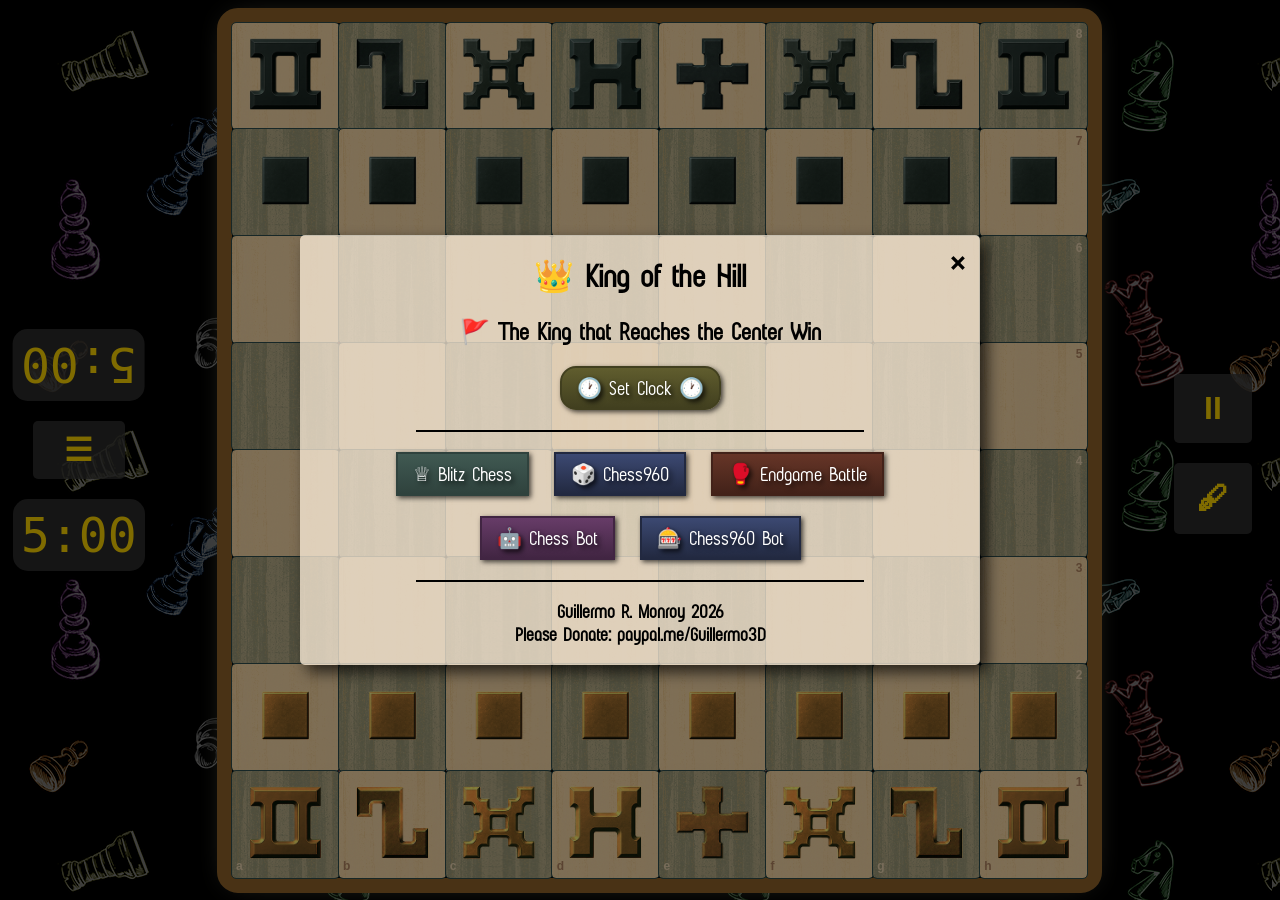
<file: index_2.html>
<!DOCTYPE html>
<html>
  <head>
    <title>King of the Hill</title>
      <meta charset="UTF-8">
	<meta name="viewport" content="width=device-width, initial-scale=1.0, maximum-scale=1.0, user-scalable=no">
      <link rel="stylesheet" href="style.css">
	 
      
      <link rel="icon" type="image/x-icon" href="favicon.ico">
<meta name="theme-color" content="#000000">
  </head>
  <body>
  
  <div id="clock-container">
  <div id="white-clock" class="clock">5:00</div>
  <button id="openPopup" onclick="playButtonSound1()">☰</button>
  <div id="black-clock" class="clock">5:00</div>
</div>

  <div id="popup">
    <div class="popup-content">
      <span id="closePopup" class="close-button">&times;</span>
      <h1 data-i18n="koth_title" class="titleh1">👑 King of the Hill</h1>
	  <h2 data-i18n="koth_sub">🚩 The King that Reaches the Center Win</h2>
      
	  <button data-i18n="btn_main" id="classicLocalBtn" onclick="playButtonSound1()" class="popup-button2 button-clk">🕐 Set Clock 🕡</button>
	  <p class="borderline"></p>
	  
	  <button data-i18n="btn_blitz_2" onclick="playButtonSound('index.html')" class="popup-button">♕ Blitz Chess</button>
	  <button data-i18n="btn_chess960" onclick="playButtonSound('index_3.html')" class="popup-button3">🎲 Chess960</button>
	  <button data-i18n="btn_endgame" onclick="playButtonSound('index_4.html')" class="popup-button4">🥊 Endgame Battle</button><br>
	  <button data-i18n="btn_bot_ai" onclick="playButtonSound('index_12.html')" class="popup-button5">🤖 Chess Bot AI</button>
	  <button data-i18n="btn_bot960" onclick="playButtonSound('index_18.html')" class="popup-button3">💻 Chess960 Bot</button>
	  <p class="borderline"></p>
	  
      <h3>Guillermo R. Monroy 2026<br>Please Donate: paypal.me/Guillermo3D</h3>
    </div>
  </div>
  <div id="timePopup" class="popup-secondary">
  <div class="popup-content">
    <span id="backToMain" class="close-button">←</span>
    <h1 data-i18n="koth_title" class="titleh1">👑 King of the Hill</h1>
    <h2 data-i18n="koth_sub">🚩 The King that Reaches the Center Win</h2>
    <button data-i18n="btn_5_min" onclick="playButtonSound1(); startGame(5, 2)" class="popup-button2 button-clk">🕐 5 Minutes</button>
	<button data-i18n="btn_7_min" onclick="playButtonSound1(); startGame(7, 2)" class="popup-button2 button-clk">🕐 7 Minutes</button>
	<button data-i18n="btn_9_min" onclick="playButtonSound1(); startGame(9, 2)" class="popup-button2 button-clk">🕐 9 Minutes</button>

  </div>
</div>
  
    <div class="chessBoard">        
      <!-- Add the pawn div element -->
      <div class="square white">
        <div class="piece rook" color="black"  >
            <img src="Black-Rook.png" alt="Rook" >
          </div>
      </div>
      <div class="square black">
        <div class="piece knight" color="black" >
            <img src="Black-Knight.png" alt="Knight" >
          </div>
      </div>
      <div class="square white">
        <div class="piece bishop" color="black" >
            <img src="Black-Bishop.png" alt="Bishop" >
          </div>
      </div>
      <div class="square black">
        <div class="piece queen" color="black" >
            <img src="Black-Queen.png" alt="Queen" >
          </div>
      </div>
      <div class="square white">
        <div class="piece king" color="black" >
            <img src="Black-King.png" alt="King" >
          </div>
      </div>
      <div class="square black">
        <div class="piece bishop" color="black" >
            <img src="Black-Bishop.png" alt="Bishop" >
          </div>
      </div>
      <div class="square white">
        <div class="piece knight" color="black">
            <img src="Black-Knight.png" alt="Knight" >
          </div>
      </div>
      <div class="square black">
        <div class="coordinate rank whiteText">8</div>

        <div class="piece rook" color="black" >
            <img src="Black-Rook.png" alt="Rook" >
          </div>
      </div>
     <!-- ------------------------------------------------------------------------- -->

      <div class="square black">
        <div class="piece pawn" color="black"  >
            <img src="Black-Pawn.png" alt="pawn" >
          </div>

      </div>
      <div class="square white">
        <div class="piece pawn" color="black" >
            <img src="Black-Pawn.png" alt="pawn" >
          </div>

      </div>
      <div class="square black">
        <div class="piece pawn" color="black" >
            <img src="Black-Pawn.png" alt="pawn" >
          </div>

      </div>
      <div class="square white">
        <div class="piece pawn" color="black" >
            <img src="Black-Pawn.png" alt="pawn" >
          </div>

      </div>
      <div class="square black">
        <div class="piece pawn" color="black"  >
            <img src="Black-Pawn.png" alt="pawn" >
          </div>

      </div>
      <div class="square white">
        <div class="piece pawn" color="black"  >
            <img src="Black-Pawn.png" alt="pawn">
          </div>

      </div>
      <div class="square black">
        <div class="piece pawn" color="black"  >
            <img src="Black-Pawn.png" alt="pawn" >
          </div>

      </div>
      <div class="square white">
        <div class="coordinate rank blackText">7</div>

        <div class="piece pawn" color="black"  >
            <img src="Black-Pawn.png" alt="pawn" >
          </div>

      </div>
    <!-- ------------------------------------------------------------------------- -->
      <div class="square white"></div>
      <div class="square black"></div>
      <div class="square white"></div>
      <div class="square black"></div>
      <div class="square white"></div>
      <div class="square black"></div>
      <div class="square white"></div>
      <div class="square black">
        <div class="coordinate rank whiteText">6</div>

      </div>
    <!-- ------------------------------------------------------------------------- -->

      <div class="square black"></div>
      <div class="square white"></div>
      <div class="square black"></div>
      <div class="square white2"></div>
      <div class="square black2"></div>
      <div class="square white"></div>
      <div class="square black"></div>
      <div class="square white">
        <div class="coordinate rank blackText">5</div>

      </div>
    <!-- ------------------------------------------------------------------------- -->

      <div class="square white"></div>
      <div class="square black"></div>
      <div class="square white"></div>
      <div class="square black2"></div>
      <div class="square white2"></div>
      <div class="square black"></div>
      <div class="square white"></div>
      <div class="square black">
        <div class="coordinate rank whiteText">4</div>

      </div>
    <!-- ------------------------------------------------------------------------- -->

      <div class="square black"></div>
      <div class="square white"></div>
      <div class="square black"></div>
      <div class="square white"></div>
      <div class="square black"></div>
      <div class="square white"></div>
      <div class="square black"></div>
      <div class="square white">
        <div class="coordinate rank blackText">3</div>
      </div>
    <!-- ------------------------------------------------------------------------- -->

      <div class="square white">
        <div class="piece pawn" color="white" >
            <img src="White-Pawn.png" alt="pawn" >
          </div>
      </div>
      <div class="square black">
        <div class="piece pawn" color="white"  >
            <img src="White-Pawn.png" alt="pawn" >
          </div>
      </div>
      <div class="square white">
        <div class="piece pawn" color="white">
            <img src="White-Pawn.png" alt="pawn" >
          </div>
      </div>
      <div class="square black">
        <div class="piece pawn" color="white" >
            <img src="White-Pawn.png" alt="pawn" >
          </div>
      </div>
      <div class="square white">
        <div class="piece pawn" color="white" >
            <img src="White-Pawn.png" alt="pawn" >
          </div>
      </div>
      <div class="square black">
        <div class="piece pawn" color="white" >
            <img src="White-Pawn.png" alt="pawn" >
          </div>
      </div>
      <div class="square white">
        <div class="piece pawn" color="white" >
            <img src="White-Pawn.png" alt="pawn" >
          </div>
      </div>
      <div class="square black">
        <div class="coordinate rank whiteText">2</div>

        <div class="piece pawn" color="white" >
            <img src="White-Pawn.png" alt="pawn" >
          </div>
      </div>
    <!-- ------------------------------------------------------------------------- -->

      <div class="square black">
        <div class="coordinate whiteText">a</div>

        <div class="piece rook" color="white">
            <img src="White-Rook.png" alt="Rook" >
           </div>
      </div>
      <div class="square white"> 
        <div class="coordinate blackText">b</div>

        <div class="piece knight" color="white">
            <img src="White-Knight.png" alt="Knight" >
           </div>
    </div>
      <div class="square black">
        <div class="coordinate whiteText">c</div>

        <div class="piece bishop" color="white">
            <img src="White-Bishop.png" alt="Bishop">
           </div>
      </div>
      <div class="square white">
        <div class="coordinate blackText">d</div>

        <div class="piece queen" color="white" >
            <img src="White-Queen.png" alt="Queen" >
           </div>
      </div>
      <div class="square black">
        <div class="coordinate whiteText">e</div>

        <div class="piece king" color="white">
            <img src="White-King.png" alt="King">
        </div>
      </div>
      <div class="square white">
        <div class="coordinate blackText">f</div>
        <div class="piece bishop" color="white" >
            <img src="White-Bishop.png" alt="Bishop" >
           </div>
      </div>
      <div class="square black">
        <div class="coordinate whiteText">g</div>

        <div class="piece knight" color="white" >
            <img src="White-Knight.png" alt="Knight">
           </div>
      </div>
      <div class="square white">
        <div class="coordinate rank blackText">1</div>
        <div class="coordinate blackText">h</div>     
        <div class="piece rook" color="white" >
            <img src="White-Rook.png" alt="Rook" >
           </div>
      </div>
    </div>
      <div>
          <button id="pause-btn" onclick="togglePause();playButtonSound1()">II</button> <br> 
          <button id="toggle-history" onclick="playButtonSound1()">🖋</button>
      </div>
      <div id="history-panel" class="hidden">
          <h3 data-i18n="moveh">Move History</h3>
  <ul id="move-list"></ul>
</div>
    <div id="alert">
     
    </div>
    <audio id="moveSound" preload="auto">
  <source src="move.mp3" type="audio/mpeg">
</audio>
      <audio id="victorySound" preload="auto">
      <source src="victory.mp3" type="audio/mpeg">
    </audio>
      <audio id="buttonSound1" preload="auto">
  <source src="move.mp3" type="audio/mpeg">
</audio>
      <audio id="buttonSound" preload="auto">
  <source src="move.mp3" type="audio/mpeg">
</audio>
	<script src="clock.js"></script>
  <script src="main.js"></script>
	<script>
    // Inicializa el reloj con 3 minutos y 2 segundos de incremento
    initClock(5, 2);
  </script>
    
	<script>
    function checkForEndGame(){
	// 👇 NEW: Check for King of the Hill victory first
  if (checkKingOfTheHillWin()) {
    return; // Exit the function immediately if someone won
  }
  // 👆 ----------------------------------------------
  checkForCheckMateAndStaleMate();
  let currentPosition = generateFEN(boardSquaresArray);
  positionArray.push(currentPosition);
  let threeFoldRepetition = isThreefoldRepetition();
  let insufficientMaterial = hasInsufficientMaterial(currentPosition);
  let fiftyMovesRuleCount = currentPosition.split(" ")[4];
  let fiftyMovesRule = fiftyMovesRuleCount!=100 ? false : true;
  let isDraw = threeFoldRepetition||insufficientMaterial || fiftyMovesRule;
  if(isDraw){
    allowMovement=false;
    // NEW WAY:
    showAlert(getTranslation("alert_draw"));

    document.addEventListener('dragstart', function(event) {
        event.preventDefault();
    });
     document.addEventListener('drop', function(event) {
        event.preventDefault();
    });
    
  }
}
    function checkKingOfTheHillWin() {
  // The four winning center squares
  const centerSquares = ["d4", "d5", "e4", "e5"];

  // Check if any King is currently sitting on one of these squares
  for (let squareId of centerSquares) {
    let square = boardSquaresArray.find((s) => s.squareId === squareId);
    
    if (square && square.pieceType === "king") {
      let winner = square.pieceColor === "white" ? "White" : "Black";
      
      // Stop the game and announce the winner
      allowMovement = false;
      showAlert(getTranslation("alert_koth"));
      return true; // A win was detected
    }
  }
  return false; // No win detected yet
}
  </script>
	 <script src="script.js"></script>
  </body>
</html>
</file>
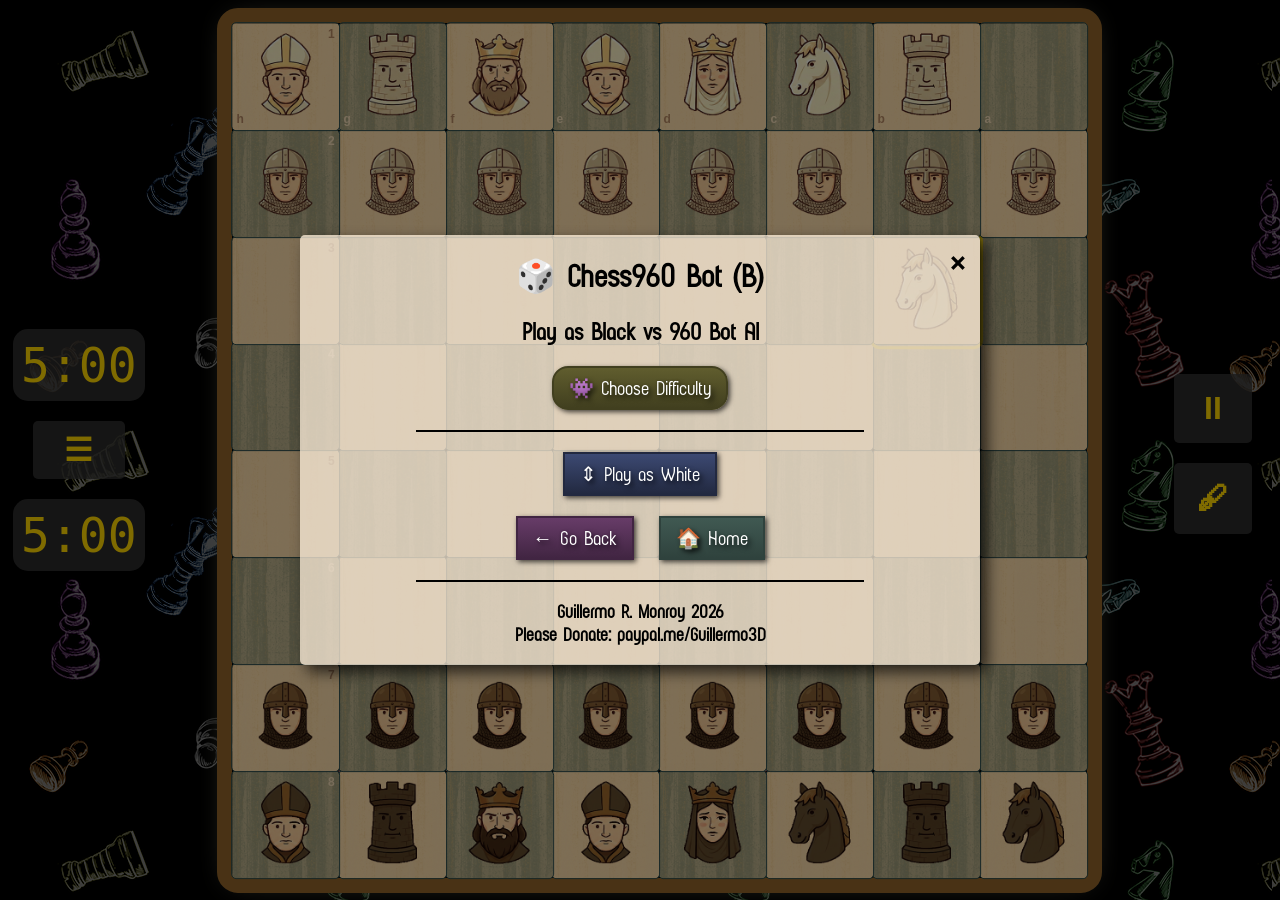
<file: index_20.html>
<!DOCTYPE html>
<html>
  <head>
    <title>Chess960 Bot B</title>
      <meta charset="UTF-8">
	<meta name="viewport" content="width=device-width, initial-scale=1.0, maximum-scale=1.0, user-scalable=no">
      <link rel="stylesheet" href="style.css">
	  
      <link rel="icon" type="image/x-icon" href="favicon.ico">
<meta name="theme-color" content="#000000">
<style>
  .chessBoard {
	transform: rotate(180deg);}
  .square {
	transform: rotate(180deg);}
</style>
  </head>
  <body>
  
  <div id="clock-container">
  <div id="black-clock" class="clock" style="transform: rotate(0deg)">5:00</div>
  <button id="openPopup" onclick="playButtonSound1()">☰</button>
  <div id="white-clock" class="clock">5:00</div>
  
</div>

  <div id="popup">
    <div class="popup-content">
      <span id="closePopup" class="close-button">&times;</span>
      <h1 data-i18n="bot960b_title" class="titleh1">🎲 Chess960 Bot (B)</h1>
	  <h2 data-i18n="bot960b_sub">Play as Black vs 960 Bot AI</h2>
      <button data-i18n="btn_botd2" onclick="playButtonSound1()" id="classicLocalBtn" class="popup-button2 button-clk">👾 Choose Difficulty</button>
      <p class="borderline"></p>
	  <button data-i18n="btn_bot2b" onclick="playButtonSound('index_18.html')" class="popup-button3">🤖 Play as White</button><br>
	  
	  <button data-i18n="btn_back" onclick="playButtonSound('index_12.html')" class="popup-button5">← Go Back</button>
	  <button data-i18n="btn_home" onclick="playButtonSound('index.html')" class="popup-button">🏠 Home</button>
	  <p class="borderline"></p>
      <h3>Guillermo R. Monroy 2026<br>Please Donate: paypal.me/Guillermo3D</h3>
	 
    </div>
  </div>
  <div id="timePopup" class="popup-secondary">
  <div class="popup-content">
    <span id="backToMain" class="close-button">←</span>
    <h1 data-i18n="bot960b_title" class="titleh1">🎲 Chess960 Bot (B)</h1>
    <h2 data-i18n="bot960b_sub">Play as Black vs 960 Bot AI</h2>
    <button data-i18n="btn_easy" onclick="playButtonSound1(); setDifficultyAndReload(2); startGame(5, 2);" class="popup-button2 button-clk">😄 Easy (5m)</button>
	<button data-i18n="btn_normal" onclick="playButtonSound1(); setDifficultyAndReload(3); startGame(7, 2);" class="popup-button2 button-clk">😐 Normal (7m)</button>
	<button data-i18n="btn_hard" onclick="playButtonSound1(); setDifficultyAndReload(4); startGame(9, 2);" class="popup-button2 button-clk">😠 Hard (9m)</button>

  </div>
</div>
  
    <div class="chessBoard">        
      <!-- Add the pawn div element -->
      <div class="square white">
        <div class="piece rook" color="black"  >
            <img src="Black-Rook2.png" alt="Rook" >
          </div>
      </div>
      <div class="square black">
        <div class="piece knight" color="black" >
            <img src="Black-Knight2.png" alt="Knight" >
          </div>
      </div>
      <div class="square white">
        <div class="piece bishop" color="black" >
            <img src="Black-Bishop2.png" alt="Bishop" >
          </div>
      </div>
      <div class="square black">
        <div class="piece queen" color="black" >
            <img src="Black-Queen2.png" alt="Queen" >
          </div>
      </div>
      <div class="square white">
        <div class="piece king" color="black" >
            <img src="Black-King2.png" alt="King" >
          </div>
      </div>
      <div class="square black">
        <div class="piece bishop" color="black" >
            <img src="Black-Bishop2.png" alt="Bishop" >
          </div>
      </div>
      <div class="square white">
        <div class="piece knight" color="black">
            <img src="Black-Knight2.png" alt="Knight" >
          </div>
      </div>
      <div class="square black">
        <div class="coordinate rank whiteText">8</div>

        <div class="piece rook" color="black" >
            <img src="Black-Rook2.png" alt="Rook" >
          </div>
      </div>
     <!-- ------------------------------------------------------------------------- -->

      <div class="square black">
        <div class="piece pawn" color="black"  >
            <img src="Black-Pawn2.png" alt="Pawn" >
          </div>

      </div>
      <div class="square white">
        <div class="piece pawn" color="black" >
            <img src="Black-Pawn2.png" alt="Pawn" >
          </div>

      </div>
      <div class="square black">
        <div class="piece pawn" color="black" >
            <img src="Black-Pawn2.png" alt="Pawn" >
          </div>

      </div>
      <div class="square white">
        <div class="piece pawn" color="black" >
            <img src="Black-Pawn2.png" alt="Pawn" >
          </div>

      </div>
      <div class="square black">
        <div class="piece pawn" color="black"  >
            <img src="Black-Pawn2.png" alt="Pawn" >
          </div>

      </div>
      <div class="square white">
        <div class="piece pawn" color="black"  >
            <img src="Black-Pawn2.png" alt="Pawn">
          </div>

      </div>
      <div class="square black">
        <div class="piece pawn" color="black"  >
            <img src="Black-Pawn2.png" alt="Pawn" >
          </div>

      </div>
      <div class="square white">
        <div class="coordinate rank blackText">7</div>

        <div class="piece pawn" color="black"  >
            <img src="Black-Pawn2.png" alt="Pawn" >
          </div>

      </div>
    <!-- ------------------------------------------------------------------------- -->
      <div class="square white"></div>
      <div class="square black"></div>
      <div class="square white"></div>
      <div class="square black"></div>
      <div class="square white"></div>
      <div class="square black"></div>
      <div class="square white"></div>
      <div class="square black">
        <div class="coordinate rank whiteText">6</div>

      </div>
    <!-- ------------------------------------------------------------------------- -->

      <div class="square black"></div>
      <div class="square white"></div>
      <div class="square black"></div>
      <div class="square white"></div>
      <div class="square black"></div>
      <div class="square white"></div>
      <div class="square black"></div>
      <div class="square white">
        <div class="coordinate rank blackText">5</div>

      </div>
    <!-- ------------------------------------------------------------------------- -->

      <div class="square white"></div>
      <div class="square black"></div>
      <div class="square white"></div>
      <div class="square black"></div>
      <div class="square white"></div>
      <div class="square black"></div>
      <div class="square white"></div>
      <div class="square black">
        <div class="coordinate rank whiteText">4</div>

      </div>
    <!-- ------------------------------------------------------------------------- -->

      <div class="square black"></div>
      <div class="square white"></div>
      <div class="square black"></div>
      <div class="square white"></div>
      <div class="square black"></div>
      <div class="square white"></div>
      <div class="square black"></div>
      <div class="square white">
        <div class="coordinate rank blackText">3</div>
      </div>
    <!-- ------------------------------------------------------------------------- -->

      <div class="square white">
        <div class="piece pawn" color="white" >
            <img src="White-Pawn2.png" alt="Pawn" >
          </div>
      </div>
      <div class="square black">
        <div class="piece pawn" color="white"  >
            <img src="White-Pawn2.png" alt="Pawn" >
          </div>
      </div>
      <div class="square white">
        <div class="piece pawn" color="white">
            <img src="White-Pawn2.png" alt="Pawn" >
          </div>
      </div>
      <div class="square black">
        <div class="piece pawn" color="white" >
            <img src="White-Pawn2.png" alt="Pawn" >
          </div>
      </div>
      <div class="square white">
        <div class="piece pawn" color="white" >
            <img src="White-Pawn2.png" alt="Pawn" >
          </div>
      </div>
      <div class="square black">
        <div class="piece pawn" color="white" >
            <img src="White-Pawn2.png" alt="Pawn" >
          </div>
      </div>
      <div class="square white">
        <div class="piece pawn" color="white" >
            <img src="White-Pawn2.png" alt="Pawn" >
          </div>
      </div>
      <div class="square black">
        <div class="coordinate rank whiteText">2</div>

        <div class="piece pawn" color="white" >
            <img src="White-Pawn2.png" alt="Pawn" >
          </div>
      </div>
    <!-- ------------------------------------------------------------------------- -->

      <div class="square black">
        <div class="coordinate whiteText">a</div>

        <div class="piece rook" color="white">
            <img src="White-Rook2.png" alt="Rook" >
           </div>
      </div>
      <div class="square white"> 
        <div class="coordinate blackText">b</div>

        <div class="piece knight" color="white">
            <img src="White-Knight2.png" alt="Knight" >
           </div>
    </div>
      <div class="square black">
        <div class="coordinate whiteText">c</div>

        <div class="piece bishop" color="white">
            <img src="White-Bishop2.png" alt="Bishop">
           </div>
      </div>
      <div class="square white">
        <div class="coordinate blackText">d</div>

        <div class="piece queen" color="white" >
            <img src="White-Queen2.png" alt="Queen" >
           </div>
      </div>
      <div class="square black">
        <div class="coordinate whiteText">e</div>

        <div class="piece king" color="white">
            <img src="White-King2.png" alt="King">
        </div>
      </div>
      <div class="square white">
        <div class="coordinate blackText">f</div>
        <div class="piece bishop" color="white" >
            <img src="White-Bishop2.png" alt="Bishop" >
           </div>
      </div>
      <div class="square black">
        <div class="coordinate whiteText">g</div>

        <div class="piece knight" color="white" >
            <img src="White-Knight2.png" alt="Knight">
           </div>
      </div>
      <div class="square white">
        <div class="coordinate rank blackText">1</div>
        <div class="coordinate blackText">h</div>     
        <div class="piece rook" color="white" >
            <img src="White-Rook2.png" alt="Rook" >
           </div>
      </div>
    </div>
      <div>
          <button id="pause-btn" onclick="togglePause();playButtonSound1()">II</button> <br> 
          <button id="toggle-history" onclick="playButtonSound1()">🖋</button>
      </div>
      <div id="history-panel" class="hidden">
          <h3 data-i18n="moveh">Move History</h3>
  <ul id="move-list"></ul>
</div>
    <div id="alert">
     
    </div>
    <audio id="moveSound" preload="auto">
  <source src="move.mp3" type="audio/mpeg">
</audio>
      <audio id="victorySound" preload="auto">
      <source src="victory.mp3" type="audio/mpeg">
    </audio>
      <audio id="buttonSound1" preload="auto">
  <source src="move.mp3" type="audio/mpeg">
</audio>
      <audio id="buttonSound" preload="auto">
  <source src="move.mp3" type="audio/mpeg">
</audio>
	<script src="clock.js"></script>
	<script>
    // Inicializa el reloj con 3 minutos y 2 segundos de incremento
    initClock(5, 2);
  </script>
	
    <script src="main960ai3.js"></script>
	<script src="script.js"></script>
  </body>
</html>
</file>
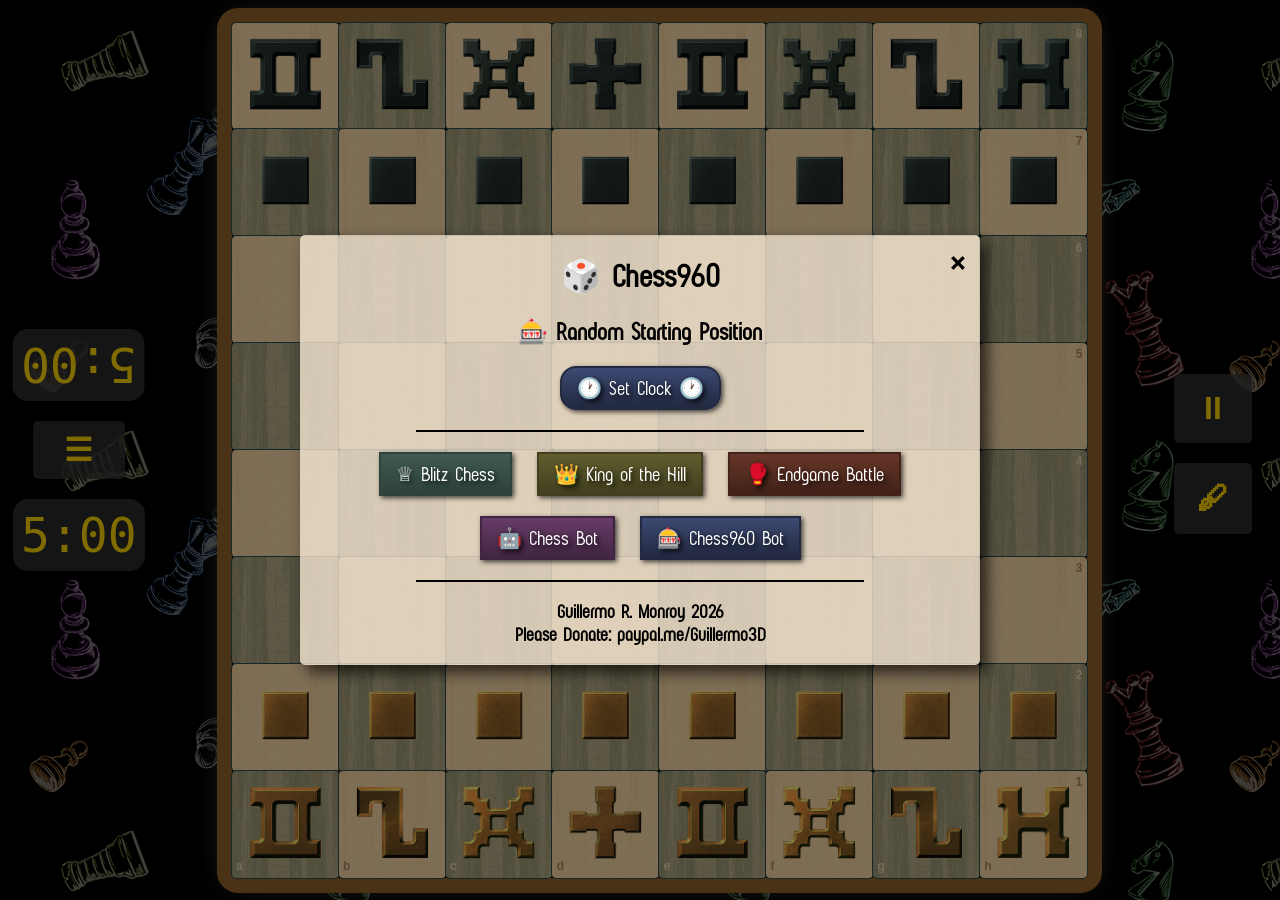
<file: index_3.html>
<!DOCTYPE html>
<html>
  <head>
    <title>Fisher Random</title>
      <meta charset="UTF-8">
	<meta name="viewport" content="width=device-width, initial-scale=1.0, maximum-scale=1.0, user-scalable=no">
      <link rel="stylesheet" href="style.css">
	  
      <link rel="icon" type="image/x-icon" href="favicon.ico">
<meta name="theme-color" content="#000000">
  </head>
  <body>
  
  <div id="clock-container">
  <div id="white-clock" class="clock">5:00</div>
  <button id="openPopup" onclick="playButtonSound1()">☰</button>
  <div id="black-clock" class="clock">5:00</div>
</div>

  <div id="popup">
    <div class="popup-content">
      <span id="closePopup" class="close-button">&times;</span>
      <h1 data-i18n="btn_chess960" class="titleh1">🎲 Chess960</h1>
	  <h2 data-i18n="960_sub">Random Starting Position</h2>
	  <button  data-i18n="btn_main"id="classicLocalBtn" onclick="playButtonSound1()" class="popup-button3 button-clk">🕐 Set Clock 🕐</button>
	  <p class="borderline"></p>
      <button data-i18n="btn_blitz_2" onclick="playButtonSound('index.html')" class="popup-button">♕ Blitz Chess</button>
	  <button data-i18n="btn_koth" onclick="playButtonSound('index_2.html')" class="popup-button2">👑 King of the Hill</button>
	  
	  <button data-i18n="btn_endgame" onclick="playButtonSound('index_4.html')" class="popup-button4">🥊 Endgame Battle</button><br>
	  <button data-i18n="btn_bot_ai" onclick="playButtonSound('index_12.html')" class="popup-button5">🤖 Chess Bot AI</button>
	  <button data-i18n="btn_bot960" onclick="playButtonSound('index_18.html')" class="popup-button3">💻 Chess960 Bot</button>
	  <p class="borderline"></p>
      <h3>Guillermo R. Monroy 2026<br>Please Donate: paypal.me/Guillermo3D</h3>
	  
    </div>
  </div>
  <div id="timePopup" class="popup-secondary">
  <div class="popup-content">
    <span id="backToMain" class="close-button">←</span>
    <h1 data-i18n="btn_chess960" class="titleh1">🎲 Chess960</h1>
    <h2 data-i18n="960_sub">Random Starting Position</h2>
    <button data-i18n="btn_5_min" onclick="playButtonSound1(); startGame(5, 2)" class="popup-button3 button-clk">🕐 5 Minutes</button>
	<button data-i18n="btn_7_min" onclick="playButtonSound1(); startGame(7, 2)" class="popup-button3 button-clk">🕐 7 Minutes</button>
	<button data-i18n="btn_9_min" onclick="playButtonSound1(); startGame(9, 2)" class="popup-button3 button-clk">🕐 9 Minutes</button>

  </div>
</div>
  
    <div class="chessBoard">        
      <!-- Add the pawn div element -->
      <div class="square white">
        <div class="piece rook" color="black"  >
            <img src="Black-Rook.png" alt="Rook" >
          </div>
      </div>
      <div class="square black">
        <div class="piece knight" color="black" >
            <img src="Black-Knight.png" alt="Knight" >
          </div>
      </div>
      <div class="square white">
        <div class="piece bishop" color="black" >
            <img src="Black-Bishop.png" alt="Bishop" >
          </div>
      </div>
      <div class="square black">
        <div class="piece queen" color="black" >
            <img src="Black-Queen.png" alt="Queen" >
          </div>
      </div>
      <div class="square white">
        <div class="piece king" color="black" >
            <img src="Black-King.png" alt="King" >
          </div>
      </div>
      <div class="square black">
        <div class="piece bishop" color="black" >
            <img src="Black-Bishop.png" alt="Bishop" >
          </div>
      </div>
      <div class="square white">
        <div class="piece knight" color="black">
            <img src="Black-Knight.png" alt="Knight" >
          </div>
      </div>
      <div class="square black">
        <div class="coordinate rank whiteText">8</div>

        <div class="piece rook" color="black" >
            <img src="Black-Rook.png" alt="Rook" >
          </div>
      </div>
     <!-- ------------------------------------------------------------------------- -->

      <div class="square black">
        <div class="piece pawn" color="black"  >
            <img src="Black-Pawn.png" alt="Pawn" >
          </div>

      </div>
      <div class="square white">
        <div class="piece pawn" color="black" >
            <img src="Black-Pawn.png" alt="Pawn" >
          </div>

      </div>
      <div class="square black">
        <div class="piece pawn" color="black" >
            <img src="Black-Pawn.png" alt="Pawn" >
          </div>

      </div>
      <div class="square white">
        <div class="piece pawn" color="black" >
            <img src="Black-Pawn.png" alt="Pawn" >
          </div>

      </div>
      <div class="square black">
        <div class="piece pawn" color="black"  >
            <img src="Black-Pawn.png" alt="Pawn" >
          </div>

      </div>
      <div class="square white">
        <div class="piece pawn" color="black"  >
            <img src="Black-Pawn.png" alt="Pawn">
          </div>

      </div>
      <div class="square black">
        <div class="piece pawn" color="black"  >
            <img src="Black-Pawn.png" alt="Pawn" >
          </div>

      </div>
      <div class="square white">
        <div class="coordinate rank blackText">7</div>

        <div class="piece pawn" color="black"  >
            <img src="Black-Pawn.png" alt="Pawn" >
          </div>

      </div>
    <!-- ------------------------------------------------------------------------- -->
      <div class="square white"></div>
      <div class="square black"></div>
      <div class="square white"></div>
      <div class="square black"></div>
      <div class="square white"></div>
      <div class="square black"></div>
      <div class="square white"></div>
      <div class="square black">
        <div class="coordinate rank whiteText">6</div>

      </div>
    <!-- ------------------------------------------------------------------------- -->

      <div class="square black"></div>
      <div class="square white"></div>
      <div class="square black"></div>
      <div class="square white"></div>
      <div class="square black"></div>
      <div class="square white"></div>
      <div class="square black"></div>
      <div class="square white">
        <div class="coordinate rank blackText">5</div>

      </div>
    <!-- ------------------------------------------------------------------------- -->

      <div class="square white"></div>
      <div class="square black"></div>
      <div class="square white"></div>
      <div class="square black"></div>
      <div class="square white"></div>
      <div class="square black"></div>
      <div class="square white"></div>
      <div class="square black">
        <div class="coordinate rank whiteText">4</div>

      </div>
    <!-- ------------------------------------------------------------------------- -->

      <div class="square black"></div>
      <div class="square white"></div>
      <div class="square black"></div>
      <div class="square white"></div>
      <div class="square black"></div>
      <div class="square white"></div>
      <div class="square black"></div>
      <div class="square white">
        <div class="coordinate rank blackText">3</div>
      </div>
    <!-- ------------------------------------------------------------------------- -->

      <div class="square white">
        <div class="piece pawn" color="white" >
            <img src="White-Pawn.png" alt="Pawn" >
          </div>
      </div>
      <div class="square black">
        <div class="piece pawn" color="white"  >
            <img src="White-Pawn.png" alt="Pawn" >
          </div>
      </div>
      <div class="square white">
        <div class="piece pawn" color="white">
            <img src="White-Pawn.png" alt="Pawn" >
          </div>
      </div>
      <div class="square black">
        <div class="piece pawn" color="white" >
            <img src="White-Pawn.png" alt="Pawn" >
          </div>
      </div>
      <div class="square white">
        <div class="piece pawn" color="white" >
            <img src="White-Pawn.png" alt="Pawn" >
          </div>
      </div>
      <div class="square black">
        <div class="piece pawn" color="white" >
            <img src="White-Pawn.png" alt="Pawn" >
          </div>
      </div>
      <div class="square white">
        <div class="piece pawn" color="white" >
            <img src="White-Pawn.png" alt="Pawn" >
          </div>
      </div>
      <div class="square black">
        <div class="coordinate rank whiteText">2</div>

        <div class="piece pawn" color="white" >
            <img src="White-Pawn.png" alt="Pawn" >
          </div>
      </div>
    <!-- ------------------------------------------------------------------------- -->

      <div class="square black">
        <div class="coordinate whiteText">a</div>

        <div class="piece rook" color="white">
            <img src="White-Rook.png" alt="Rook" >
           </div>
      </div>
      <div class="square white"> 
        <div class="coordinate blackText">b</div>

        <div class="piece knight" color="white">
            <img src="White-Knight.png" alt="Knight" >
           </div>
    </div>
      <div class="square black">
        <div class="coordinate whiteText">c</div>

        <div class="piece bishop" color="white">
            <img src="White-Bishop.png" alt="Bishop">
           </div>
      </div>
      <div class="square white">
        <div class="coordinate blackText">d</div>

        <div class="piece queen" color="white" >
            <img src="White-Queen.png" alt="Queen" >
           </div>
      </div>
      <div class="square black">
        <div class="coordinate whiteText">e</div>

        <div class="piece king" color="white">
            <img src="White-King.png" alt="King">
        </div>
      </div>
      <div class="square white">
        <div class="coordinate blackText">f</div>
        <div class="piece bishop" color="white" >
            <img src="White-Bishop.png" alt="Bishop" >
           </div>
      </div>
      <div class="square black">
        <div class="coordinate whiteText">g</div>

        <div class="piece knight" color="white" >
            <img src="White-Knight.png" alt="Knight">
           </div>
      </div>
      <div class="square white">
        <div class="coordinate rank blackText">1</div>
        <div class="coordinate blackText">h</div>     
        <div class="piece rook" color="white" >
            <img src="White-Rook.png" alt="Rook" >
           </div>
      </div>
    </div>
      <div>
          <button id="pause-btn" onclick="togglePause();playButtonSound1()">II</button> <br> 
          <button id="toggle-history" onclick="playButtonSound1()">🖋</button>
      </div>
      <div id="history-panel" class="hidden">
          <h3 data-i18n="moveh">Move History</h3>
  <ul id="move-list"></ul>
</div>
    <div id="alert">
     
    </div>
    <audio id="moveSound" preload="auto">
  <source src="move.mp3" type="audio/mpeg">
</audio>
      <audio id="victorySound" preload="auto">
      <source src="victory.mp3" type="audio/mpeg">
    </audio>
      <audio id="buttonSound1" preload="auto">
  <source src="move.mp3" type="audio/mpeg">
</audio>
      <audio id="buttonSound" preload="auto">
  <source src="move.mp3" type="audio/mpeg">
</audio>
	<script src="clock.js"></script>
	<script>
    // Inicializa el reloj con 3 minutos y 2 segundos de incremento
    initClock(5, 2);
  </script>
    <script src="main960.js"></script>
	
	 <script src="script.js"></script>
	 
	 
  </body>
</html>
</file>
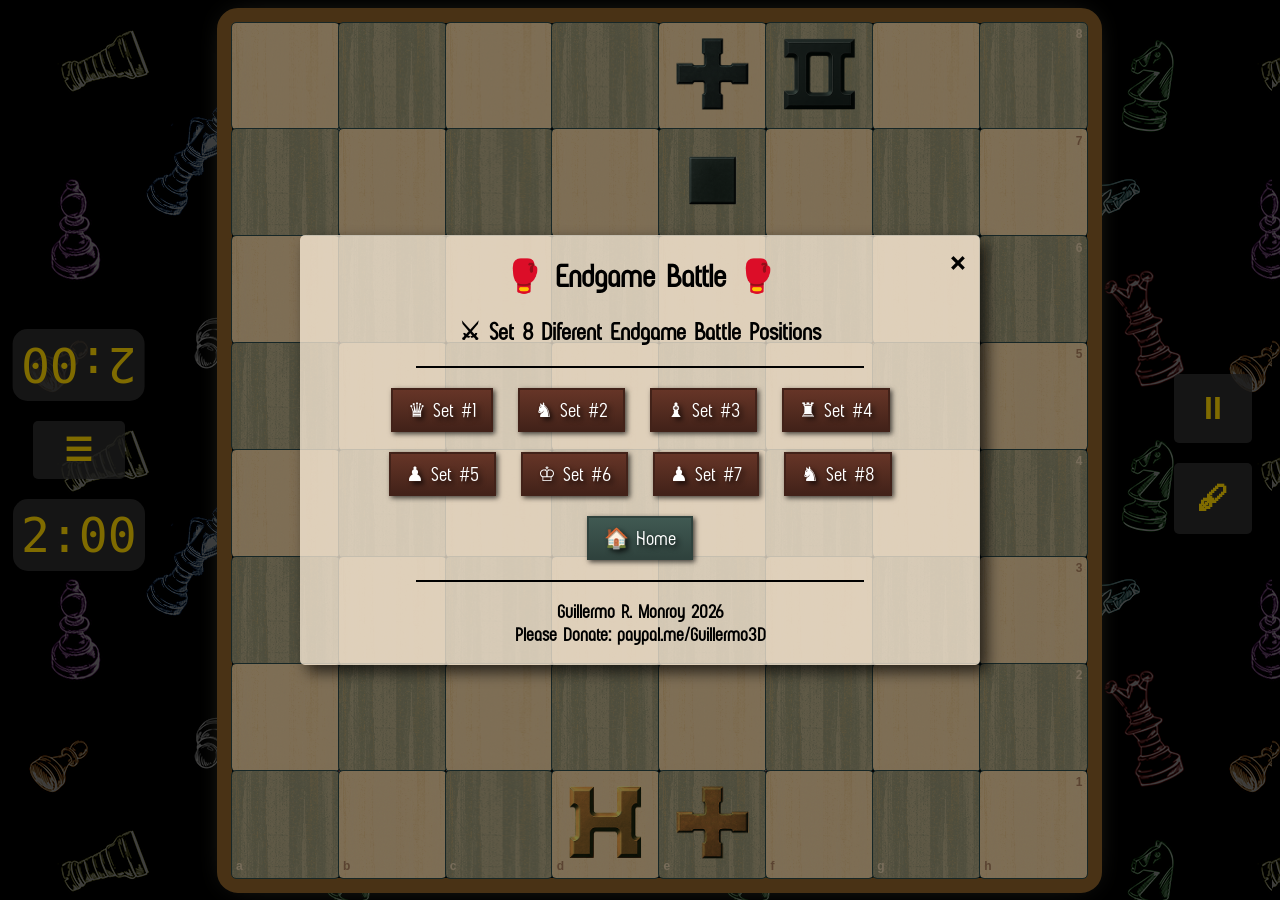
<file: index_4.html>
<!DOCTYPE html>
<html>
  <head>
    <title>Battle Mode</title>
      <meta charset="UTF-8">
	<meta name="viewport" content="width=device-width, initial-scale=1.0, maximum-scale=1.0, user-scalable=no">
      <link rel="stylesheet" href="style.css">
	  
      <link rel="icon" type="image/x-icon" href="favicon.ico">
<meta name="theme-color" content="#000000">

  </head>
  <body>
  
  <div id="clock-container">
  <div id="white-clock" class="clock">2:00</div>
  <button id="openPopup" onclick="playButtonSound1()">☰</button>
  <div id="black-clock" class="clock">2:00</div>
</div>

  <div id="popup">
    <div class="popup-content">
      <span id="closePopup" class="close-button">&times;</span>
      <h1 data-i18n="endgame_title" class="titleh1">🥊 Endgame Battle 🥊</h1>
	  <h2 data-i18n="endgame_sub" >⚔ Set 8 Diferent Endgame Battle Positions</h2>
	  <p class="borderline"></p>
	  <button data-i18n="btn_1" onclick="showSection('puzzle1')" class="popup-button4">♛ Set #1</button>
      <button data-i18n="btn_2" onclick="showSection('puzzle2')" class="popup-button4">♞ Set #2</button>
      <button data-i18n="btn_3" onclick="showSection('puzzle3')" class="popup-button4">♝ Set #3</button>
      <button data-i18n="btn_4" onclick="showSection('puzzle4')" class="popup-button4">♜ Set #4</button>
      <button data-i18n="btn_5" onclick="showSection('puzzle5')" class="popup-button4">♟ Set #5</button>
       <button data-i18n="btn_6" onclick="showSection('puzzle6')" class="popup-button4">♟ Set #6</button>
       <button data-i18n="btn_7" onclick="showSection('puzzle7')" class="popup-button4">♟ Set #7</button>
       <button data-i18n="btn_8" onclick="showSection('puzzle8')" class="popup-button4">♟ Set #8</button>
	  <button data-i18n="btn_home" onclick="playButtonSound('index.html')" class="popup-button">🏠 Home</button>
	  <p class="borderline"></p>
      <h3>Guillermo R. Monroy 2026<br>Please Donate: paypal.me/Guillermo3D</h3>
      
    </div>
  </div>
  
    <div id="puzzle1" class="chessBoard hidden active">        
      <!-- Add the pawn div element -->
      <div class="square white">
        
      </div>
      <div class="square black">
        
      </div>
      <div class="square white">
        
      </div>
      <div class="square black">
        
      </div>
      <div class="square white">
        <div class="piece king" color="black" >
            <img src="Black-King.png" alt="King" >
          </div>
      </div>
      <div class="square black">
        <div class="piece rook" color="black"  >
            <img src="Black-Rook.png" alt="Rook" >
          </div>
      </div>
      <div class="square white">
        
      </div>
      <div class="square black">
        <div class="coordinate rank whiteText">8</div>

      </div>
     <!-- ------------------------------------------------------------------------- -->

      <div class="square black">
       
      </div>
      <div class="square white">
        
      </div>
      <div class="square black">
        
      </div>
      <div class="square white">
        
      </div>
      <div class="square black">
        <div class="piece pawn" color="black"  >
            <img src="Black-Pawn.png" alt="Pawn" >
          </div>

      </div>
      <div class="square white">
        
      </div>
      <div class="square black">
        
      </div>
      <div class="square white">
        <div class="coordinate rank blackText">7</div>

      </div>
    <!-- ------------------------------------------------------------------------- -->
      <div class="square white"></div>
      <div class="square black"></div>
      <div class="square white"></div>
      <div class="square black"></div>
      <div class="square white"></div>
      <div class="square black"></div>
      <div class="square white"></div>
      <div class="square black">
        <div class="coordinate rank whiteText">6</div>

      </div>
    <!-- ------------------------------------------------------------------------- -->

      <div class="square black"></div>
      <div class="square white"></div>
      <div class="square black"></div>
      <div class="square white"></div>
      <div class="square black"></div>
      <div class="square white"></div>
      <div class="square black"></div>
      <div class="square white">
        <div class="coordinate rank blackText">5</div>

      </div>
    <!-- ------------------------------------------------------------------------- -->

      <div class="square white"></div>
      <div class="square black"></div>
      <div class="square white"></div>
      <div class="square black"></div>
      <div class="square white"></div>
      <div class="square black"></div>
      <div class="square white"></div>
      <div class="square black">
        <div class="coordinate rank whiteText">4</div>

      </div>
    <!-- ------------------------------------------------------------------------- -->

      <div class="square black"></div>
      <div class="square white"></div>
      <div class="square black"></div>
      <div class="square white"></div>
      <div class="square black"></div>
      <div class="square white"></div>
      <div class="square black"></div>
      <div class="square white">
        <div class="coordinate rank blackText">3</div>
      </div>
    <!-- ------------------------------------------------------------------------- -->

      <div class="square white">
        
      </div>
      <div class="square black">
        
      </div>
      <div class="square white">
        
      </div>
      <div class="square black">
        
      </div>
      <div class="square white">
        
      </div>
      <div class="square black">
        
      </div>
      <div class="square white">
        
      </div>
      <div class="square black">
        <div class="coordinate rank whiteText">2</div>

      </div>
    <!-- ------------------------------------------------------------------------- -->

      <div class="square black">
        <div class="coordinate whiteText">a</div>

      </div>
      <div class="square white"> 
        <div class="coordinate blackText">b</div>

    </div>
      <div class="square black">
        <div class="coordinate whiteText">c</div>

      </div>
      <div class="square white">
        <div class="coordinate blackText">d</div>

        <div class="piece queen" color="white" >
            <img src="White-Queen.png" alt="Queen" >
           </div>
      </div>
      <div class="square black">
        <div class="coordinate whiteText">e</div>

        <div class="piece king" color="white">
            <img src="White-King.png" alt="King">
        </div>
      </div>
      <div class="square white">
        <div class="coordinate blackText">f</div>
        
      </div>
      <div class="square black">
        <div class="coordinate whiteText">g</div>

      </div>
      <div class="square white">
        <div class="coordinate rank blackText">1</div>
        <div class="coordinate blackText">h</div>     
        
      </div>
    </div>

    <div id="puzzle2" class="chessBoard hidden">        
      <!-- Add the pawn div element -->
      <div class="square white">
        
      </div>
      <div class="square black">
        
      </div>
      <div class="square white">
        
      </div>
      <div class="square black">
        <div class="piece knight" color="black" >
            <img src="Black-Knight.png" alt="Knight" >
          </div>
      </div>
      <div class="square white">
        <div class="piece king" color="black" >
            <img src="Black-King.png" alt="King" >
          </div>
      </div>
      <div class="square black">
        <div class="piece knight" color="black" >
            <img src="Black-Knight.png" alt="Knight" >
          </div>
      </div>
      <div class="square white">
        
      </div>
      <div class="square black">
        <div class="coordinate rank whiteText">8</div>

        
      </div>
     <!-- ------------------------------------------------------------------------- -->

      <div class="square black">
        

      </div>
      <div class="square white">
        

      </div>
      <div class="square black">
        

      </div>
      <div class="square white">
        

      </div>
      <div class="square black">
        <div class="piece pawn" color="black"  >
            <img src="Black-Pawn.png" alt="Pawn" >
          </div>

      </div>
      <div class="square white">
        

      </div>
      <div class="square black">
        

      </div>
      <div class="square white">
        <div class="coordinate rank blackText">7</div>

        

      </div>
    <!-- ------------------------------------------------------------------------- -->
      <div class="square white"></div>
      <div class="square black"></div>
      <div class="square white"></div>
      <div class="square black"></div>
      <div class="square white"></div>
      <div class="square black"></div>
      <div class="square white"></div>
      <div class="square black">
        <div class="coordinate rank whiteText">6</div>

      </div>
    <!-- ------------------------------------------------------------------------- -->

      <div class="square black"></div>
      <div class="square white"></div>
      <div class="square black"></div>
      <div class="square white"></div>
      <div class="square black"></div>
      <div class="square white"></div>
      <div class="square black"></div>
      <div class="square white">
        <div class="coordinate rank blackText">5</div>

      </div>
    <!-- ------------------------------------------------------------------------- -->

      <div class="square white"></div>
      <div class="square black"></div>
      <div class="square white"></div>
      <div class="square black"></div>
      <div class="square white"></div>
      <div class="square black"></div>
      <div class="square white"></div>
      <div class="square black">
        <div class="coordinate rank whiteText">4</div>

      </div>
    <!-- ------------------------------------------------------------------------- -->

      <div class="square black"></div>
      <div class="square white"></div>
      <div class="square black"></div>
      <div class="square white"></div>
      <div class="square black"></div>
      <div class="square white"></div>
      <div class="square black"></div>
      <div class="square white">
        <div class="coordinate rank blackText">3</div>
      </div>
    <!-- ------------------------------------------------------------------------- -->

      <div class="square white">
        
      </div>
      <div class="square black">
        
      </div>
      <div class="square white">
        
      </div>
      <div class="square black">
        
      </div>
      <div class="square white">
        
      </div>
      <div class="square black">
        
      </div>
      <div class="square white">
        
      </div>
      <div class="square black">
        <div class="coordinate rank whiteText">2</div>

        
      </div>
    <!-- ------------------------------------------------------------------------- -->

      <div class="square black">
        <div class="coordinate whiteText">a</div>

        
      </div>
      <div class="square white"> 
        <div class="coordinate blackText">b</div>

        
    </div>
      <div class="square black">
        <div class="coordinate whiteText">c</div>

        
      </div>
      <div class="square white">
        <div class="coordinate blackText">d</div>

        <div class="piece queen" color="white" >
            <img src="White-Queen.png" alt="Queen" >
           </div>
      </div>
      <div class="square black">
        <div class="coordinate whiteText">e</div>

        <div class="piece king" color="white">
            <img src="White-King.png" alt="King">
        </div>
      </div>
      <div class="square white">
        <div class="coordinate blackText">f</div>
        
      </div>
      <div class="square black">
        <div class="coordinate whiteText">g</div>

        
      </div>
      <div class="square white">
        <div class="coordinate rank blackText">1</div>
        <div class="coordinate blackText">h</div>     
        
      </div>
    </div>

<div id="puzzle3" class="chessBoard hidden">        
      <!-- Add the pawn div element -->
      <div class="square white">
        
      </div>
      <div class="square black">
        
      </div>
      <div class="square white">
        
      </div>
      <div class="square black">
        <div class="piece bishop" color="black" >
            <img src="Black-Bishop.png" alt="Bishop" >
          </div>
      </div>
      <div class="square white">
        <div class="piece king" color="black" >
            <img src="Black-King.png" alt="King" >
          </div>
      </div>
      <div class="square black">
        
      </div>
      <div class="square white">
        
      </div>
      <div class="square black">
        <div class="coordinate rank whiteText">8</div>

        
      </div>
     <!-- ------------------------------------------------------------------------- -->

      <div class="square black">
        

      </div>
      <div class="square white">
        

      </div>
      <div class="square black">
        

      </div>
      <div class="square white">
        <div class="piece pawn" color="black"  >
            <img src="Black-Pawn.png" alt="Pawn" >
          </div>

      </div>
      <div class="square black">
        <div class="piece pawn" color="black"  >
            <img src="Black-Pawn.png" alt="Pawn" >
          </div>

      </div>
      <div class="square white">
        

      </div>
      <div class="square black">
        

      </div>
      <div class="square white">
        <div class="coordinate rank blackText">7</div>

        

      </div>
    <!-- ------------------------------------------------------------------------- -->
      <div class="square white"></div>
      <div class="square black"></div>
      <div class="square white"></div>
      <div class="square black"></div>
      <div class="square white"></div>
      <div class="square black"></div>
      <div class="square white"></div>
      <div class="square black">
        <div class="coordinate rank whiteText">6</div>

      </div>
    <!-- ------------------------------------------------------------------------- -->

      <div class="square black"></div>
      <div class="square white"></div>
      <div class="square black"></div>
      <div class="square white"></div>
      <div class="square black"></div>
      <div class="square white"></div>
      <div class="square black"></div>
      <div class="square white">
        <div class="coordinate rank blackText">5</div>

      </div>
    <!-- ------------------------------------------------------------------------- -->

      <div class="square white"></div>
      <div class="square black"></div>
      <div class="square white"></div>
      <div class="square black"></div>
      <div class="square white"></div>
      <div class="square black"></div>
      <div class="square white"></div>
      <div class="square black">
        <div class="coordinate rank whiteText">4</div>

      </div>
    <!-- ------------------------------------------------------------------------- -->

      <div class="square black"></div>
      <div class="square white"></div>
      <div class="square black"></div>
      <div class="square white"></div>
      <div class="square black"></div>
      <div class="square white"></div>
      <div class="square black"></div>
      <div class="square white">
        <div class="coordinate rank blackText">3</div>
      </div>
    <!-- ------------------------------------------------------------------------- -->

      <div class="square white">
        
      </div>
      <div class="square black">
        
      </div>
      <div class="square white">
        
      </div>
      <div class="square black">
        
      </div>
      <div class="square white">
        
      </div>
      <div class="square black">
        
      </div>
      <div class="square white">
        
      </div>
      <div class="square black">
        <div class="coordinate rank whiteText">2</div>

        
      </div>
    <!-- ------------------------------------------------------------------------- -->

      <div class="square black">
        <div class="coordinate whiteText">a</div>

        
      </div>
      <div class="square white"> 
        <div class="coordinate blackText">b</div>

        
    </div>
      <div class="square black">
        <div class="coordinate whiteText">c</div>

        
      </div>
      <div class="square white">
        <div class="coordinate blackText">d</div>

        <div class="piece rook" color="white"  >
            <img src="White-Rook.png" alt="Rook" >
          </div>
      </div>
      <div class="square black">
        <div class="coordinate whiteText">e</div>

        <div class="piece king" color="white">
            <img src="White-King.png" alt="King">
        </div>
      </div>
      <div class="square white">
        <div class="coordinate blackText">f</div>
        <div class="piece knight" color="white" >
            <img src="White-Knight.png" alt="Knight" >
          </div>
      </div>
      <div class="square black">
        <div class="coordinate whiteText">g</div>

        
      </div>
      <div class="square white">
        <div class="coordinate rank blackText">1</div>
        <div class="coordinate blackText">h</div>     
        
      </div>
    </div>

    <div id="puzzle4" class="chessBoard hidden">        
      <!-- Add the pawn div element -->
      <div class="square white">
        
      </div>
      <div class="square black">
        
      </div>
      <div class="square white">
        
      </div>
      <div class="square black">
        <div class="piece knight" color="black" >
            <img src="Black-Knight.png" alt="Knight" >
          </div>
      </div>
      <div class="square white">
        <div class="piece king" color="black" >
            <img src="Black-King.png" alt="King" >
          </div>
      </div>
      <div class="square black">
        <div class="piece knight" color="black" >
            <img src="Black-Knight.png" alt="Knight" >
          </div>
      </div>
      <div class="square white">
        
      </div>
      <div class="square black">
        <div class="coordinate rank whiteText">8</div>

        
      </div>
     <!-- ------------------------------------------------------------------------- -->

      <div class="square black">
        

      </div>
      <div class="square white">
        

      </div>
      <div class="square black">
        

      </div>
      <div class="square white">
        <div class="piece pawn" color="black"  >
            <img src="Black-Pawn.png" alt="Pawn" >
          </div>

      </div>
      <div class="square black">
        <div class="piece pawn" color="black"  >
            <img src="Black-Pawn.png" alt="Pawn" >
          </div>

      </div>
      <div class="square white">
        

      </div>
      <div class="square black">
        

      </div>
      <div class="square white">
        <div class="coordinate rank blackText">7</div>

        

      </div>
    <!-- ------------------------------------------------------------------------- -->
      <div class="square white"></div>
      <div class="square black"></div>
      <div class="square white"></div>
      <div class="square black"></div>
      <div class="square white"></div>
      <div class="square black"></div>
      <div class="square white"></div>
      <div class="square black">
        <div class="coordinate rank whiteText">6</div>

      </div>
    <!-- ------------------------------------------------------------------------- -->

      <div class="square black"></div>
      <div class="square white"></div>
      <div class="square black"></div>
      <div class="square white"></div>
      <div class="square black"></div>
      <div class="square white"></div>
      <div class="square black"></div>
      <div class="square white">
        <div class="coordinate rank blackText">5</div>

      </div>
    <!-- ------------------------------------------------------------------------- -->

      <div class="square white"></div>
      <div class="square black"></div>
      <div class="square white"></div>
      <div class="square black"></div>
      <div class="square white"></div>
      <div class="square black"></div>
      <div class="square white"></div>
      <div class="square black">
        <div class="coordinate rank whiteText">4</div>

      </div>
    <!-- ------------------------------------------------------------------------- -->

      <div class="square black"></div>
      <div class="square white"></div>
      <div class="square black"></div>
      <div class="square white"></div>
      <div class="square black"></div>
      <div class="square white"></div>
      <div class="square black"></div>
      <div class="square white">
        <div class="coordinate rank blackText">3</div>
      </div>
    <!-- ------------------------------------------------------------------------- -->

      <div class="square white">
        
      </div>
      <div class="square black">
        
      </div>
      <div class="square white">
        
      </div>
      <div class="square black">
        
      </div>
      <div class="square white">
        <div class="piece pawn" color="white" >
            <img src="White-Pawn.png" alt="Pawn" >
          </div>
      </div>
      <div class="square black">
        
      </div>
      <div class="square white">
        
      </div>
      <div class="square black">
        <div class="coordinate rank whiteText">2</div>

        
      </div>
    <!-- ------------------------------------------------------------------------- -->

      <div class="square black">
        <div class="coordinate whiteText">a</div>

        
      </div>
      <div class="square white"> 
        <div class="coordinate blackText">b</div>

        
    </div>
      <div class="square black">
        <div class="coordinate whiteText">c</div>

        
      </div>
      <div class="square white">
        <div class="coordinate blackText">d</div>

        <div class="piece bishop" color="white">
            <img src="White-Bishop.png" alt="Bishop">
           </div>
      </div>
      <div class="square black">
        <div class="coordinate whiteText">e</div>

        <div class="piece king" color="white">
            <img src="White-King.png" alt="King">
        </div>
      </div>
      <div class="square white">
        <div class="coordinate blackText">f</div>
        <div class="piece bishop" color="white">
            <img src="White-Bishop.png" alt="Bishop">
           </div>
      </div>
      <div class="square black">
        <div class="coordinate whiteText">g</div>

        
      </div>
      <div class="square white">
        <div class="coordinate rank blackText">1</div>
        <div class="coordinate blackText">h</div>     
        
      </div>
    </div>

     <div id="puzzle5" class="chessBoard hidden">        
      <!-- Add the pawn div element -->
      <div class="square white">
        
      </div>
      <div class="square black">
        
      </div>
      <div class="square white">
        
      </div>
      <div class="square black">
       <div class="piece bishop" color="black" >
            <img src="Black-Bishop.png" alt="Bishop" >
          </div>
      </div>
      <div class="square white">
        <div class="piece king" color="black" >
            <img src="Black-King.png" alt="King" >
          </div>
      </div>
      <div class="square black">
        <div class="piece rook" color="black" >
            <img src="Black-Rook.png" alt="Rook" >
          </div>
      </div>
      <div class="square white">
        
      </div>
      <div class="square black">
        <div class="coordinate rank whiteText">8</div>

        
      </div>
     <!-- ------------------------------------------------------------------------- -->

      <div class="square black">
        

      </div>
      <div class="square white">
        

      </div>
      <div class="square black">
        

      </div>
      <div class="square white">
        

      </div>
      <div class="square black">
        <div class="piece pawn" color="black"  >
            <img src="Black-Pawn.png" alt="Pawn" >
          </div>

      </div>
      <div class="square white">
        <div class="piece pawn" color="black"  >
            <img src="Black-Pawn.png" alt="Pawn" >
          </div>

      </div>
      <div class="square black">
        

      </div>
      <div class="square white">
        <div class="coordinate rank blackText">7</div>

        

      </div>
    <!-- ------------------------------------------------------------------------- -->
      <div class="square white"></div>
      <div class="square black"></div>
      <div class="square white"></div>
      <div class="square black"></div>
      <div class="square white"></div>
      <div class="square black"></div>
      <div class="square white"></div>
      <div class="square black">
        <div class="coordinate rank whiteText">6</div>

      </div>
    <!-- ------------------------------------------------------------------------- -->

      <div class="square black"></div>
      <div class="square white"></div>
      <div class="square black"></div>
      <div class="square white"></div>
      <div class="square black"></div>
      <div class="square white"></div>
      <div class="square black"></div>
      <div class="square white">
        <div class="coordinate rank blackText">5</div>

      </div>
    <!-- ------------------------------------------------------------------------- -->

      <div class="square white"></div>
      <div class="square black"></div>
      <div class="square white"></div>
      <div class="square black"></div>
      <div class="square white"></div>
      <div class="square black"></div>
      <div class="square white"></div>
      <div class="square black">
        <div class="coordinate rank whiteText">4</div>

      </div>
    <!-- ------------------------------------------------------------------------- -->

      <div class="square black"></div>
      <div class="square white"></div>
      <div class="square black"></div>
      <div class="square white"></div>
      <div class="square black"></div>
      <div class="square white"></div>
      <div class="square black"></div>
      <div class="square white">
        <div class="coordinate rank blackText">3</div>
      </div>
    <!-- ------------------------------------------------------------------------- -->

      <div class="square white">
        
      </div>
      <div class="square black">
        
      </div>
      <div class="square white">
        
      </div>
      <div class="square black">
        
      </div>
      <div class="square white">
        <div class="piece pawn" color="white" >
            <img src="White-Pawn.png" alt="Pawn" >
          </div>
      </div>
      <div class="square black">
        <div class="piece pawn" color="white" >
            <img src="White-Pawn.png" alt="Pawn" >
          </div>
      </div>
      <div class="square white">
        
      </div>
      <div class="square black">
        <div class="coordinate rank whiteText">2</div>

        
      </div>
    <!-- ------------------------------------------------------------------------- -->

      <div class="square black">
        <div class="coordinate whiteText">a</div>

        
      </div>
      <div class="square white"> 
        <div class="coordinate blackText">b</div>

        
    </div>
      <div class="square black">
        <div class="coordinate whiteText">c</div>

        
      </div>
      <div class="square white">
        <div class="coordinate blackText">d</div>

        <div class="piece knight" color="white">
            <img src="White-Knight.png" alt="Knight" >
           </div>
      </div>
      <div class="square black">
        <div class="coordinate whiteText">e</div>

        <div class="piece king" color="white">
            <img src="White-King.png" alt="King">
        </div>
      </div>
      <div class="square white">
        <div class="coordinate blackText">f</div>
        <div class="piece rook" color="white">
            <img src="White-Rook.png" alt="Rook" >
           </div>
      </div>
      <div class="square black">
        <div class="coordinate whiteText">g</div>

        
      </div>
      <div class="square white">
        <div class="coordinate rank blackText">1</div>
        <div class="coordinate blackText">h</div>     
        
      </div>
    </div>

<div id="puzzle6" class="chessBoard hidden">        
      <!-- Add the pawn div element -->
      <div class="square white">
        
      </div>
      <div class="square black">
        
      </div>
      <div class="square white">
        
      </div>
      <div class="square black">
       <div class="piece bishop" color="black" >
            <img src="Black-Bishop.png" alt="Bishop" >
          </div>
      </div>
      <div class="square white">
        <div class="piece king" color="black" >
            <img src="Black-King.png" alt="King" >
          </div>
      </div>
      <div class="square black">
       <div class="piece bishop" color="black" >
            <img src="Black-Bishop.png" alt="Bishop" >
          </div>
      </div>
      <div class="square white">
        
      </div>
      <div class="square black">
        <div class="coordinate rank whiteText">8</div>

        
      </div>
     <!-- ------------------------------------------------------------------------- -->

      <div class="square black">
        

      </div>
      <div class="square white">
        

      </div>
      <div class="square black">
        

      </div>
      <div class="square white">
        <div class="piece pawn" color="black" >
            <img src="Black-Pawn.png" alt="Pawn" >
          </div>

      </div>
      <div class="square black">
        <div class="piece knight" color="black" >
            <img src="Black-Knight.png" alt="Knight" >
          </div>

      </div>
      <div class="square white">

      </div>
      <div class="square black">
        

      </div>
      <div class="square white">
        <div class="coordinate rank blackText">7</div>

        

      </div>
    <!-- ------------------------------------------------------------------------- -->
      <div class="square white"></div>
      <div class="square black"></div>
      <div class="square white"></div>
      <div class="square black"></div>
      <div class="square white"></div>
      <div class="square black"></div>
      <div class="square white"></div>
      <div class="square black">
        <div class="coordinate rank whiteText">6</div>

      </div>
    <!-- ------------------------------------------------------------------------- -->

      <div class="square black"></div>
      <div class="square white"></div>
      <div class="square black"></div>
      <div class="square white"></div>
      <div class="square black"></div>
      <div class="square white"></div>
      <div class="square black"></div>
      <div class="square white">
        <div class="coordinate rank blackText">5</div>

      </div>
    <!-- ------------------------------------------------------------------------- -->

      <div class="square white"></div>
      <div class="square black"></div>
      <div class="square white"></div>
      <div class="square black"></div>
      <div class="square white"></div>
      <div class="square black"></div>
      <div class="square white"></div>
      <div class="square black">
        <div class="coordinate rank whiteText">4</div>

      </div>
    <!-- ------------------------------------------------------------------------- -->

      <div class="square black"></div>
      <div class="square white"></div>
      <div class="square black"></div>
      <div class="square white"></div>
      <div class="square black"></div>
      <div class="square white"></div>
      <div class="square black"></div>
      <div class="square white">
        <div class="coordinate rank blackText">3</div>
      </div>
    <!-- ------------------------------------------------------------------------- -->

      <div class="square white">
        
      </div>
      <div class="square black">
        
      </div>
      <div class="square white">
        
      </div>
      <div class="square black">
        
      </div>
      <div class="square white">
        <div class="piece pawn" color="white" >
            <img src="White-Pawn.png" alt="Pawn" >
          </div>
      </div>
      <div class="square black">
        <div class="piece pawn" color="white" >
            <img src="White-Pawn.png" alt="Pawn" >
          </div>
      </div>
      <div class="square white">
        
      </div>
      <div class="square black">
        <div class="coordinate rank whiteText">2</div>

        
      </div>
    <!-- ------------------------------------------------------------------------- -->

      <div class="square black">
        <div class="coordinate whiteText">a</div>

        
      </div>
      <div class="square white"> 
        <div class="coordinate blackText">b</div>

        
    </div>
      <div class="square black">
        <div class="coordinate whiteText">c</div>

        
      </div>
      <div class="square white">
        <div class="coordinate blackText">d</div>

        
      </div>
      <div class="square black">
        <div class="coordinate whiteText">e</div>

        <div class="piece king" color="white">
            <img src="White-King.png" alt="King">
        </div>
      </div>
      <div class="square white">
        <div class="coordinate blackText">f</div>
        <div class="piece queen" color="white">
            <img src="White-Queen.png" alt="Queen" >
           </div>
      </div>
      <div class="square black">
        <div class="coordinate whiteText">g</div>

        
      </div>
      <div class="square white">
        <div class="coordinate rank blackText">1</div>
        <div class="coordinate blackText">h</div>     
        
      </div>
    </div>
    <div id="puzzle7" class="chessBoard hidden">        
      <!-- Add the pawn div element -->
      <div class="square white">
        
      </div>
      <div class="square black">
        
      </div>
      <div class="square white">
        
      </div>
      <div class="square black">
       <div class="piece knight" color="black"  >
            <img src="Black-Knight.png" alt="Knight" >
          </div>
      </div>
      <div class="square white">
        <div class="piece king" color="black" >
            <img src="Black-King.png" alt="King" >
          </div>
      </div>
      <div class="square black">
        
      </div>
      <div class="square white">
        
      </div>
      <div class="square black">
        <div class="coordinate rank whiteText">8</div>

        
      </div>
     <!-- ------------------------------------------------------------------------- -->

      <div class="square black">
        

      </div>
      <div class="square white">
        

      </div>
      <div class="square black">
        <div class="piece pawn" color="black"  >
            <img src="Black-Pawn.png" alt="Pawn" >
          </div>

      </div>
      <div class="square white">
        <div class="piece pawn" color="black"  >
            <img src="Black-Pawn.png" alt="Pawn" >
          </div>

      </div>
      <div class="square black">
        <div class="piece pawn" color="black"  >
            <img src="Black-Pawn.png" alt="Pawn" >
          </div>

      </div>
      <div class="square white">
        <div class="piece pawn" color="black"  >
            <img src="Black-Pawn.png" alt="Pawn" >
          </div>

      </div>
      <div class="square black">
        

      </div>
      <div class="square white">
        <div class="coordinate rank blackText">7</div>

        

      </div>
    <!-- ------------------------------------------------------------------------- -->
      <div class="square white"></div>
      <div class="square black"></div>
      <div class="square white"></div>
      <div class="square black"></div>
      <div class="square white"></div>
      <div class="square black"></div>
      <div class="square white"></div>
      <div class="square black">
        <div class="coordinate rank whiteText">6</div>

      </div>
    <!-- ------------------------------------------------------------------------- -->

      <div class="square black"></div>
      <div class="square white"></div>
      <div class="square black"></div>
      <div class="square white"></div>
      <div class="square black"></div>
      <div class="square white"></div>
      <div class="square black"></div>
      <div class="square white">
        <div class="coordinate rank blackText">5</div>

      </div>
    <!-- ------------------------------------------------------------------------- -->

      <div class="square white"></div>
      <div class="square black"></div>
      <div class="square white"></div>
      <div class="square black"></div>
      <div class="square white"></div>
      <div class="square black"></div>
      <div class="square white"></div>
      <div class="square black">
        <div class="coordinate rank whiteText">4</div>

      </div>
    <!-- ------------------------------------------------------------------------- -->

      <div class="square black"></div>
      <div class="square white"></div>
      <div class="square black"></div>
      <div class="square white"></div>
      <div class="square black"></div>
      <div class="square white"></div>
      <div class="square black"></div>
      <div class="square white">
        <div class="coordinate rank blackText">3</div>
      </div>
    <!-- ------------------------------------------------------------------------- -->

      <div class="square white">
        
      </div>
      <div class="square black">
        
      </div>
      <div class="square white">
        
      </div>
      <div class="square black">
        
      </div>
      <div class="square white">
        <div class="piece pawn" color="white" >
            <img src="White-Pawn.png" alt="Pawn" >
          </div>
      </div>
      <div class="square black">
        
      </div>
      <div class="square white">
        
      </div>
      <div class="square black">
        <div class="coordinate rank whiteText">2</div>

        
      </div>
    <!-- ------------------------------------------------------------------------- -->

      <div class="square black">
        <div class="coordinate whiteText">a</div>

        
      </div>
      <div class="square white"> 
        <div class="coordinate blackText">b</div>

        
    </div>
      <div class="square black">
        <div class="coordinate whiteText">c</div>

        
      </div>
      <div class="square white">
        <div class="coordinate blackText">d</div>

        <div class="piece rook" color="white">
            <img src="White-Rook.png" alt="Rook" >
           </div>
      </div>
      <div class="square black">
        <div class="coordinate whiteText">e</div>

        <div class="piece king" color="white">
            <img src="White-King.png" alt="King">
        </div>
      </div>
      <div class="square white">
        <div class="coordinate blackText">f</div>
        <div class="piece rook" color="white">
            <img src="White-Rook.png" alt="Rook" >
           </div>
      </div>
      <div class="square black">
        <div class="coordinate whiteText">g</div>

        
      </div>
      <div class="square white">
        <div class="coordinate rank blackText">1</div>
        <div class="coordinate blackText">h</div>     
        
      </div>
    </div>
    <div id="puzzle8" class="chessBoard hidden">        
      <!-- Add the pawn div element -->
      <div class="square white">
        
      </div>
      <div class="square black">
        
      </div>
      <div class="square white">
        
      </div>
      <div class="square black">
       <div class="piece queen" color="black" >
            <img src="Black-Queen.png" alt="Queen" >
          </div>
      </div>
      <div class="square white">
        <div class="piece king" color="black" >
            <img src="Black-King.png" alt="King" >
          </div>
      </div>
      <div class="square black">
        <div class="piece bishop" color="black" >
            <img src="Black-Bishop.png" alt="Bishop" >
          </div>
      </div>
      <div class="square white">
        
      </div>
      <div class="square black">
        <div class="coordinate rank whiteText">8</div>

        
      </div>
     <!-- ------------------------------------------------------------------------- -->

      <div class="square black">
        

      </div>
      <div class="square white">
        

      </div>
      <div class="square black">
        

      </div>
      <div class="square white">
        

      </div>
      <div class="square black">
        <div class="piece pawn" color="black"  >
            <img src="Black-Pawn.png" alt="Pawn" >
          </div>

      </div>
      <div class="square white">

      </div>
      <div class="square black">
        

      </div>
      <div class="square white">
        <div class="coordinate rank blackText">7</div>

        

      </div>
    <!-- ------------------------------------------------------------------------- -->
      <div class="square white"></div>
      <div class="square black"></div>
      <div class="square white"></div>
      <div class="square black"></div>
      <div class="square white"></div>
      <div class="square black"></div>
      <div class="square white"></div>
      <div class="square black">
        <div class="coordinate rank whiteText">6</div>

      </div>
    <!-- ------------------------------------------------------------------------- -->

      <div class="square black"></div>
      <div class="square white"></div>
      <div class="square black"></div>
      <div class="square white"></div>
      <div class="square black"></div>
      <div class="square white"></div>
      <div class="square black"></div>
      <div class="square white">
        <div class="coordinate rank blackText">5</div>

      </div>
    <!-- ------------------------------------------------------------------------- -->

      <div class="square white"></div>
      <div class="square black"></div>
      <div class="square white"></div>
      <div class="square black"></div>
      <div class="square white"></div>
      <div class="square black"></div>
      <div class="square white"></div>
      <div class="square black">
        <div class="coordinate rank whiteText">4</div>

      </div>
    <!-- ------------------------------------------------------------------------- -->

      <div class="square black"></div>
      <div class="square white"></div>
      <div class="square black"></div>
      <div class="square white"></div>
      <div class="square black"></div>
      <div class="square white"></div>
      <div class="square black"></div>
      <div class="square white">
        <div class="coordinate rank blackText">3</div>
      </div>
    <!-- ------------------------------------------------------------------------- -->

      <div class="square white">
        
      </div>
      <div class="square black">
        
      </div>
      <div class="square white">
         <div class="piece pawn" color="white" >
            <img src="White-Pawn.png" alt="Pawn" >
          </div>
      </div>
      <div class="square black">
         <div class="piece pawn" color="white" >
            <img src="White-Pawn.png" alt="Pawn" >
          </div>
      </div>
      <div class="square white">
        <div class="piece pawn" color="white" >
            <img src="White-Pawn.png" alt="Pawn" >
          </div>
      </div>
      <div class="square black">
        <div class="piece pawn" color="white" >
            <img src="White-Pawn.png" alt="Pawn" >
          </div>
      </div>
      <div class="square white">
        
      </div>
      <div class="square black">
        <div class="coordinate rank whiteText">2</div>

        
      </div>
    <!-- ------------------------------------------------------------------------- -->

      <div class="square black">
        <div class="coordinate whiteText">a</div>

        
      </div>
      <div class="square white"> 
        <div class="coordinate blackText">b</div>

        
    </div>
      <div class="square black">
        <div class="coordinate whiteText">c</div>

        
      </div>
      <div class="square white">
        <div class="coordinate blackText">d</div>

        <div class="piece knight" color="white">
            <img src="White-Knight.png" alt="Knight" >
           </div>
      </div>
      <div class="square black">
        <div class="coordinate whiteText">e</div>

        <div class="piece king" color="white">
            <img src="White-King.png" alt="King">
        </div>
      </div>
      <div class="square white">
        <div class="coordinate blackText">f</div>
        <div class="piece rook" color="white">
            <img src="White-Rook.png" alt="Rook" >
           </div>
      </div>
      <div class="square black">
        <div class="coordinate whiteText">g</div>

        
      </div>
      <div class="square white">
        <div class="coordinate rank blackText">1</div>
        <div class="coordinate blackText">h</div>     
        
      </div>
    </div>

      <div>
          <button id="pause-btn" onclick="togglePause();playButtonSound1()">II</button> <br> 
          <button id="toggle-history" onclick="playButtonSound1()">🖋</button>
      </div>
      <div id="history-panel" class="hidden">
          <h3 data-i18n="moveh">Move History</h3>
  <ul id="move-list"></ul>
</div>
    <div id="alert">
     
    </div>
    <audio id="moveSound" preload="auto">
  <source src="move.mp3" type="audio/mpeg">
    </audio>
      <audio id="victorySound" preload="auto">
      <source src="victory.mp3" type="audio/mpeg">
    </audio>
	<audio id="buttonSound1" preload="auto">
  <source src="move.mp3" type="audio/mpeg">
</audio>
      <audio id="buttonSound" preload="auto">
  <source src="move.mp3" type="audio/mpeg">
</audio>
	<script src="clock.js"></script>
	
    <script src="main.js"></script>
	<script src="script.js"></script>
<script>
// ===== Endgame Battle: one board at a time, full reset on every load =====
const BATTLE_MINUTES = 2;     // clock for each side
const BATTLE_INCREMENT = 2;   // seconds added after each move
 
// Keep the markup of every puzzle, then leave ONLY the first board in the page.
// (main.js numbers every ".square" in the document, so 8 boards at once broke the square ids.)
const PUZZLES = {};
document.querySelectorAll('.chessBoard').forEach(b => { PUZZLES[b.id] = b.innerHTML; });
const boardEl = document.querySelector('.chessBoard'); // same element main.js uses as chessBoard
document.querySelectorAll('.chessBoard').forEach(b => { if (b !== boardEl) b.remove(); });
 
function loadPuzzle(puzzleId, closeMenu) {
  // stop and reset the clock
  if (clockInterval) { clearInterval(clockInterval); clockInterval = null; }
  document.getElementById('white-clock').classList.remove('active');
  document.getElementById('black-clock').classList.remove('active');
 
  // put the chosen position on the board
  boardEl.innerHTML = PUZZLES[puzzleId];
 
  // reset game state (variables live in main.js / clock.js)
  moves = [];
  positionArray = [];
  moveHistory = [];
  enPassantSquare = "blank";
  isWhiteTurn = true;
  allowMovement = true;
  isPaused = false;
  hasGameStarted = false;
  touchPiece = null;
  touchStartSquareId = null;
 
  // rebuild ids, listeners and the internal board array for the new pieces
  setupBoardSquares();
  setupPieces();
  boardSquaresArray = [];
  fillBoardSquaresArray();
 
  // reset the UI
  initClock(BATTLE_MINUTES, BATTLE_INCREMENT);
  document.getElementById('pause-btn').textContent = 'II';
  document.getElementById('alert').style.display = 'none';
  renderMoveHistory();
  if (closeMenu) document.getElementById('popup').style.display = 'none';
}
 
function showSection(puzzleId) { loadPuzzle(puzzleId, true); }
 
// run after clock.js's own window.onload so our clock settings win
window.addEventListener('load', () => loadPuzzle('puzzle1', false));
</script>
  </body>
</html>
</file>
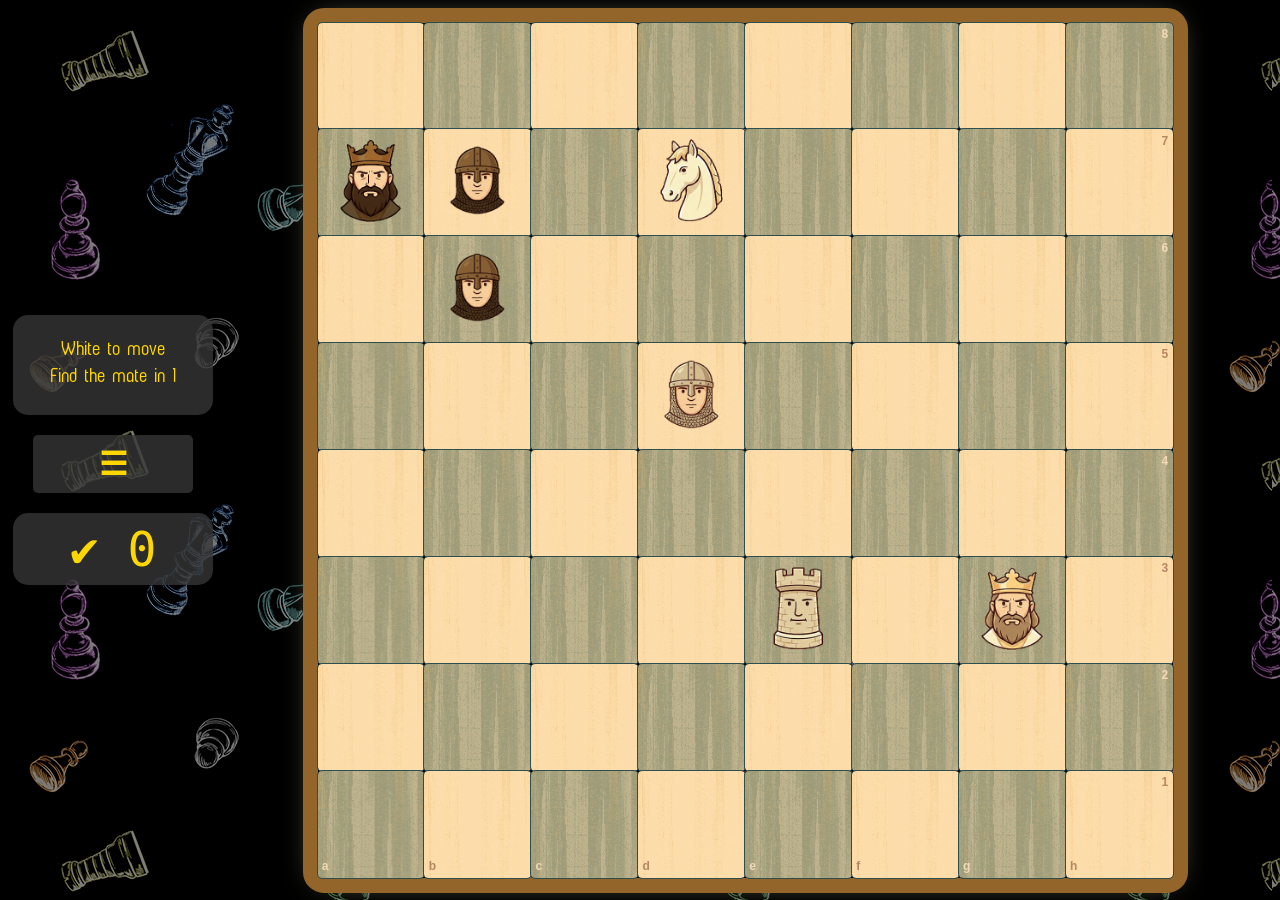
<file: index_9.html>
<!DOCTYPE html>
<html>
  <head>
    <title>Mate in 1</title>
      <meta charset="UTF-8">
	<meta name="viewport" content="width=device-width, initial-scale=1.0, maximum-scale=1.0, user-scalable=no">
      <link rel="stylesheet" href="style.css">
      <link rel="manifest" href="manifest.json">
      <link rel="icon" type="image/x-icon" href="favicon.ico">
<meta name="theme-color" content="#000000">
  
  </head>
  <body>

  <!-- the two .clock boxes are used as counters on this page: solved (left) and streak (right) -->
  <div id="clock-container">
  <div id="white-clock" class="clock" title="Solved">✔ 0</div>
  <button id="openPopup" onclick="playButtonSound1()">☰</button>
  <div id="puzzle-panel">
    <div id="puzzle-status"></div>
    
  </div>
</div>

  <div id="popup">
    <div class="popup-content">
      <span id="closePopup" class="close-button">&times;</span>
      <h1 data-i18n="mate1_title" class="titleh1">🧩 Mate in 1</h1>
	  <h2 data-i18n="mate1_sub">Find the checkmate in one move</h2>
	  <button data-i18n="btn_generate" id="menuGenerate" class="popup-button button-clk">🎲 Generate Position</button>
	  <p class="borderline"></p>
	  <button data-i18n="filter_any" data-filter="any" class="popup-button3 filter-btn">♟ Any piece</button>
	  <button data-i18n="piece_rook" data-filter="rook" class="popup-button2 filter-btn">♖ Rook</button>
	  <button data-i18n="piece_queen" data-filter="queen" class="popup-button4 filter-btn">♕ Queen</button><br>
	  <button data-i18n="piece_bishop" data-filter="bishop" class="popup-button5 filter-btn">♗ Bishop</button>
	  <button data-i18n="piece_knight" data-filter="knight" class="popup-button7 filter-btn">♘ Knight</button>
	  <p class="borderline"></p>
	  <button data-i18n="btn_home" onclick="playButtonSound('index.html')" class="popup-button">🏠 Home</button>
      <h3>Guillermo R. Monroy 2026<br>Please Donate: paypal.me/Guillermo3D</h3>
    </div>
  </div>

  

    <div class="chessBoard">        
      <!-- Add the pawn div element -->
      <div class="square white">
      </div>
      <div class="square black">
      </div>
      <div class="square white">
      </div>
      <div class="square black">
      </div>
      <div class="square white">
      </div>
      <div class="square black">
      </div>
      <div class="square white">
      </div>
      <div class="square black">
        <div class="coordinate rank whiteText">8</div>
      </div>
     <!-- ------------------------------------------------------------------------- -->

      <div class="square black">

      </div>
      <div class="square white">

      </div>
      <div class="square black">

      </div>
      <div class="square white">

      </div>
      <div class="square black">

      </div>
      <div class="square white">

      </div>
      <div class="square black">

      </div>
      <div class="square white">
        <div class="coordinate rank blackText">7</div>

      </div>
    <!-- ------------------------------------------------------------------------- -->
      <div class="square white"></div>
      <div class="square black"></div>
      <div class="square white"></div>
      <div class="square black"></div>
      <div class="square white"></div>
      <div class="square black"></div>
      <div class="square white"></div>
      <div class="square black">
        <div class="coordinate rank whiteText">6</div>

      </div>
    <!-- ------------------------------------------------------------------------- -->

      <div class="square black"></div>
      <div class="square white"></div>
      <div class="square black"></div>
      <div class="square white"></div>
      <div class="square black"></div>
      <div class="square white"></div>
      <div class="square black"></div>
      <div class="square white">
        <div class="coordinate rank blackText">5</div>

      </div>
    <!-- ------------------------------------------------------------------------- -->

      <div class="square white"></div>
      <div class="square black"></div>
      <div class="square white"></div>
      <div class="square black"></div>
      <div class="square white"></div>
      <div class="square black"></div>
      <div class="square white"></div>
      <div class="square black">
        <div class="coordinate rank whiteText">4</div>

      </div>
    <!-- ------------------------------------------------------------------------- -->

      <div class="square black"></div>
      <div class="square white"></div>
      <div class="square black"></div>
      <div class="square white"></div>
      <div class="square black"></div>
      <div class="square white"></div>
      <div class="square black"></div>
      <div class="square white">
        <div class="coordinate rank blackText">3</div>
      </div>
    <!-- ------------------------------------------------------------------------- -->

      <div class="square white">
      </div>
      <div class="square black">
      </div>
      <div class="square white">
      </div>
      <div class="square black">
      </div>
      <div class="square white">
      </div>
      <div class="square black">
      </div>
      <div class="square white">
      </div>
      <div class="square black">
        <div class="coordinate rank whiteText">2</div>
      </div>
    <!-- ------------------------------------------------------------------------- -->

      <div class="square black">
        <div class="coordinate whiteText">a</div>
      </div>
      <div class="square white"> 
        <div class="coordinate blackText">b</div>
    </div>
      <div class="square black">
        <div class="coordinate whiteText">c</div>
      </div>
      <div class="square white">
        <div class="coordinate blackText">d</div>
      </div>
      <div class="square black">
        <div class="coordinate whiteText">e</div>
      </div>
      <div class="square white">
        <div class="coordinate blackText">f</div>
      </div>
      <div class="square black">
        <div class="coordinate whiteText">g</div>
      </div>
      <div class="square white">
        <div class="coordinate rank blackText">1</div>
        <div class="coordinate blackText">h</div>
      </div>
    </div>
      
      <div id="history-panel" class="hidden">
          <h3 data-i18n="moveh">Move History</h3>
  <ul id="move-list"></ul>
</div>
    <div id="alert">
     
    </div>
    <audio id="moveSound" preload="auto">
  <source src="move.mp3" type="audio/mpeg">
</audio>
      <audio id="victorySound" preload="auto">
      <source src="victory.mp3" type="audio/mpeg">
    </audio>
      <audio id="buttonSound1" preload="auto">
  <source src="move.mp3" type="audio/mpeg">
</audio>
      <audio id="buttonSound" preload="auto">
  <source src="move.mp3" type="audio/mpeg">
</audio>
	<script>
    // This page has no chess clock. Neutral stand-ins for what main.js expects from clock.js:
    var hasGameStarted = true;
    function updateClocks() {}
    function applyIncrement() {}
    function startClock() {}
  </script>
    <script src="main.js"></script>
	<script src="script.js"></script>
	
	<script src="generate_mate1.js"></script>
	<script src="puzzle.js"></script>
  </body>
</html>
</file>
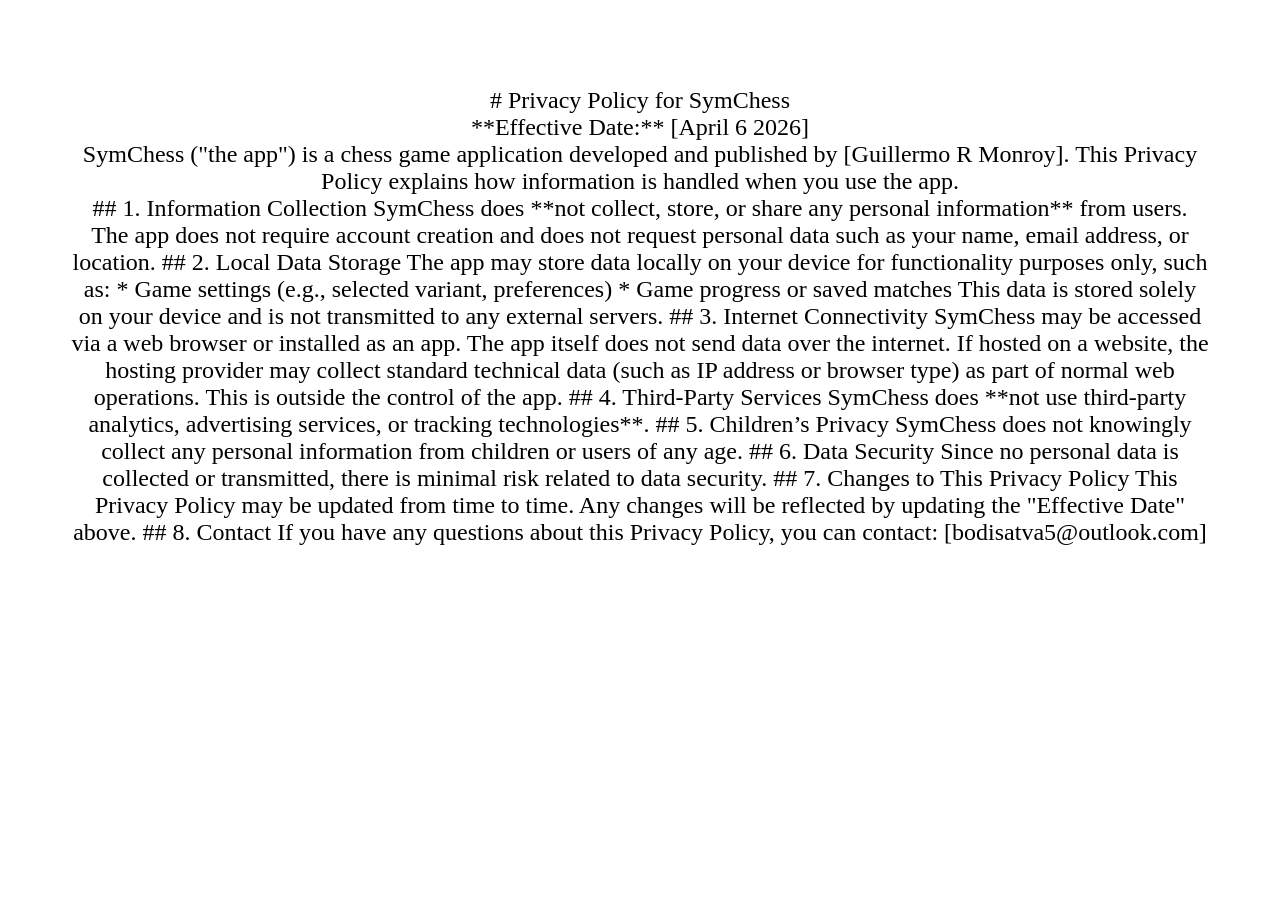
<file: privacy.html>
<!DOCTYPE html>
<html>
  <head>
    <title>Symmetric Chess Privacy Policy</title>
      <meta charset="UTF-8">
	<meta name="viewport" content="width=device-width, initial-scale=1.0, maximum-scale=1.0, user-scalable=no">
      
  </head>
  <body>
      <p style="padding: 5%; font-size: x-large; text-align: center"># Privacy Policy for SymChess
<br>
**Effective Date:** [April 6 2026]
<br>
SymChess ("the app") is a chess game application developed and published by [Guillermo R Monroy]. This Privacy Policy explains how information is handled when you use the app.
<br>
## 1. Information Collection

SymChess does **not collect, store, or share any personal information** from users.

The app does not require account creation and does not request personal data such as your name, email address, or location.

## 2. Local Data Storage

The app may store data locally on your device for functionality purposes only, such as:

* Game settings (e.g., selected variant, preferences)
* Game progress or saved matches

This data is stored solely on your device and is not transmitted to any external servers.

## 3. Internet Connectivity

SymChess may be accessed via a web browser or installed as an app. The app itself does not send data over the internet.

If hosted on a website, the hosting provider may collect standard technical data (such as IP address or browser type) as part of normal web operations. This is outside the control of the app.

## 4. Third-Party Services

SymChess does **not use third-party analytics, advertising services, or tracking technologies**.

## 5. Children’s Privacy

SymChess does not knowingly collect any personal information from children or users of any age.

## 6. Data Security

Since no personal data is collected or transmitted, there is minimal risk related to data security.

## 7. Changes to This Privacy Policy

This Privacy Policy may be updated from time to time. Any changes will be reflected by updating the "Effective Date" above.

## 8. Contact

If you have any questions about this Privacy Policy, you can contact:

[bodisatva5@outlook.com]
</p>
    </body>
</html>
</file>
<file: style.css>
@font-face {
  font-family: Armature Thin; /* set name */
  src: url("Armature-Thin.otf"); /* url of the font */
}
body {
	font-family: Armature Thin, sans-serif;
}

html, body {
	touch-action: manipulation;
  overscroll-behavior: none;
  user-select: none;
  display: flex;
  align-items: center;
  justify-content: center;
  height: 100%;
  width: 100%;
     /* Dark mode colors and gradient */
  background-image: url(fondo1.png);
  background-repeat: repeat;
  /* Animation */
  animation: move 175s linear infinite;
}

@keyframes move {
  0% {
    background-position: 0 0;
  }
  100% {
    background-position: 400px 400px;
  }
}

/* CHESSBOARD AND PIECES*/
.chessBoard {
  touch-action: pan-y; /* allow horizontal/vertical pointer interactions as needed */
  -ms-touch-action: pan-y;
  user-select: none;
  height: 95%;
  margin: 0 auto;
  display: flex;
  flex-wrap: wrap;
  outline: 15px solid #93652a;
  aspect-ratio: 1 / 1;
    box-shadow: 0px 0px 30px #9C9B7A;
    border-radius: 6px;
}
.square {
  width:12.5%;
  height: 12.5%;
  float: left;
  display: flex;
  justify-content: center;
  align-items: center;
  position: relative;
  position: relative;
  outline: 1px solid darkslategray;
  border-radius: 4px;
}
.white {
  background-color: #FDDDAA;
  background-image: url("wood.png");
  background-repeat: repeat;
}
.white2 {
  background-color: #ffc674;
  background-image: url("wood.png");
  background-repeat: repeat;
}
.black {
  background-color: #9C9B7A;
  background-image: url("wood.png");
  background-repeat: repeat;
}
.black2 {
  background-color: #a7a56b;
  background-image: url("wood.png");
  background-repeat: repeat;
}
.coordinate {
  height:auto;
  display:flex;
  bottom: 4%;
  left:4%;
  position: absolute;
  font-size: 12px;
  font-weight: bold;
  font-family: Verdana, Geneva, Tahoma, sans-serif;
}
.rank {
  top:4%;
  right:4%;
  left:auto;
}
.whiteText {
  color:#f0d9b5;
}
.blackText {
  color:#b58863;
}
.piece {
	position: relative;
  touch-action: none;
  
  user-select: none;
  z-index: 100;
  width:100%;
  cursor: pointer;
}
.piece img {
	pointer-events: none; /* allows touch events to reach parent div */
  max-width: 100%;
  width:100%;
  height: auto;
}

.piece {
  transition: transform 0.15s ease,
              filter 0.15s ease;
}

.piece:hover {
  transform: scale(1.08);
  cursor: grab;
}

.piece:active {
  transform: scale(1.1);
  filter: drop-shadow(0px 8px 12px rgba(0,0,0,0.6));
  cursor: grabbing;
}
.piece {
  animation: pieceDrop 0.2s ease;
}

@keyframes pieceDrop {
  0%   { transform: scale(1.25); }
  100% { transform: scale(1); }
}

#alert {
  position: fixed;
  color: black;
  text-shadow: 0 0 3px rgba(255, 222, 175, 1), 4px 4px 5px rgba(0, 0, 0, 0.7);
  padding: 15px;
  text-align: center;
  align-content: center;
  justify-content: center;
  font-size:xxx-large;
  font-weight: bold;
  z-index: 1000;
  display: none;
  border: 3px solid #24312a;
  background-color: rgba(255, 222, 175, 0.7);
}

#alert {
  animation: alertDrop 0.2s ease;
}
    
@keyframes alertDrop {
  0%   { transform: scale(1.1); }
  100% { transform: scale(1); }
  
}

@media (max-width:600px) {
  .coordinate {
    font-size: 8px;
  }
}

.promotionOption{
  border-radius: 50%;
  background-color: darkgray;
  transition: transform 0.2s;
  position: absolute;
  z-index: 1000;
}
.promotionOption:hover {
  cursor: pointer;
  border-radius: 0%;
  background-color:#539B0C;
  width: 100%;
}
.promotionOption img {
  max-width: 100%;
  width: 100%;
  height: auto;
}

@media (orientation: portrait) {

  body {
    display: flex;
    flex-direction: column;
    align-items: center;
    justify-content: flex-start;
    height: 100vh;
    margin: 0;
    padding: 0;
  }

  .chessBoard {
    width: 98vw;
	height: auto;
    
  }

}

/*USER INTERFACE*/

#openPopup {
	border: none;
  color: gold;
  padding: 10px 30px;
  text-align: center;
  text-decoration: none;
  display: inline-block;
  margin: 20px;
  border-radius: 5px;
  font-size: xx-large;
  font-weight: bold;
    background: rgba(54, 54, 54, 0.8);
}
button:hover {
	background-image: linear-gradient(gray, dimgray);
}
button:active {
	background-image: linear-gradient(gray, dimgray);
    transform: scale(1.1);
}
#pause-btn{
    border: none;
  color: gold;
  padding: 16px 30px;
  text-align: center;
  text-decoration: none;
  display: inline-block;
  margin: 22px 20px 10px 5px;
  border-radius: 5px;
  font-size: xx-large;
  font-weight: bold;
  background: rgba(54, 54, 54, 0.8);
}
#toggle-history{
    border: none;
  color: gold;
  padding: 17px 23px;
  text-align: center;
  text-decoration: none;
  display: inline-block;
  margin: 10px 20px 15px 5px;
  border-radius: 5px;
  font-size: xx-large;
  font-weight: bold;
    background: rgba(54, 54, 54, 0.8);
}
#history-panel {
  position: absolute;
  right: 37%;
  top: 3%;
  width: 180px;
  max-height: 300px;
  overflow-y: auto;
  background: rgba(0,0,0,0.8);
  color: white;
    text-shadow: 0 0 5px gray;
    text-align: center;
  border: 3px ridge gray;
  padding: 10px;
  border-radius: 5px;
  font-size: 15px;
    z-index: 1000;
}

.hidden {
  display: none;
}

#move-list {
  list-style: none;
  padding: 0;
  margin: 0;
}

#move-list li {
  margin-bottom: 4px;
}
#popup {
  position: fixed;
  top: 0;
  left: 0;
  width: 100%;
  height: 100%;
  background-color: rgba(0, 0, 0, 0.5);
  display: flex; /* Visible on load */
  justify-content: center;
  align-items: center;
  z-index: 1000;
}

#popup {
  animation: popupDrop 0.2s ease;
}

@keyframes popupDrop {
  0%   { transform: scale(1.1); }
  100% { transform: scale(1); }
  
}

.popup-content {
  background-color: rgb(255 241 221 / 75%);
  padding: 0px 20px 0px 20px;
  border-radius: 5px;
  width: 50%;
  position: relative;
  box-shadow: 7px 7px 15px rgba(0, 0, 0, 0.7);
  text-align: center;
}

.close-button {
  position: absolute;
  top: 10px;
  right: 15px;
  font-size: 30px;
  cursor: pointer;
    font-weight: bold;
}
.popup-secondary {
  display: none;
  position: fixed;
  inset: 0;
  background: rgba(0,0,0,0.6);
  justify-content: center;
  align-items: center;
  z-index: 1000;
}
.popup-secondary {
  animation: popupDrop 0.2s ease;
}

@keyframes popup-secondaryDrop {
  0%   { transform: scale(1.1); }
  100% { transform: scale(1); }
  
}
.popup-button {
  margin: 10px;
  background: linear-gradient(0deg, #2f423d 0%, #405952 100%);
  color: white;
  border: 2px solid #2f423d;
  box-shadow: 2px 2px 5px rgba(0, 0, 0, 0.7);
  cursor: pointer;
  padding: 8px 15px;
  font-size: 20px;
  text-shadow: 0px 0px 2px #2f423d, 3px 3px 5px rgba(0, 0, 0, 0.7);
  font-family: Armature Thin, sans-serif;
    transition: 0.2s;
}

.popup-button2 {
  margin: 10px;
  background: linear-gradient(0deg, #413F1F 0%, #605d2e 100%);
  color: white;
  border: 2px solid #413F1F;
  
  box-shadow: 2px 2px 5px rgba(0, 0, 0, 0.7);
  cursor: pointer;
  padding: 8px 15px;
  font-size: 20px;
    text-shadow: 0px 0px 2px #413F1F, 3px 3px 5px rgba(0, 0, 0, 0.7);
  font-family: Armature Thin, sans-serif;
}


.popup-button3 {
  margin: 10px;
  background: linear-gradient(0deg, #222940 0%, #3c4972 100%);
  color: white;
  border: 2px solid #222940;
  
  box-shadow: 2px 2px 5px rgba(0, 0, 0, 0.7);
  cursor: pointer;
  padding: 8px 15px;
  font-size: 20px;
    text-shadow: 0px 0px 2px #222940, 3px 3px 5px rgba(0, 0, 0, 0.7);
  font-family: Armature Thin, sans-serif;
}
.popup-button4 {
  margin: 10px;
  background: linear-gradient(0deg, #422219 0%, #663527 100%);
  color: white;
  border: 2px solid #422219;
  
  box-shadow: 2px 2px 5px rgba(0, 0, 0, 0.7);
  cursor: pointer;
  padding: 8px 15px;
  font-size: 20px;
    text-shadow: 0px 0px 2px #422219, 3px 3px 5px rgba(0, 0, 0, 0.7);
  font-family: Armature Thin, sans-serif;
}
.popup-button7 {
  margin: 10px;
  background: linear-gradient(0deg, #193d42 0%, #275966 100%);
  color: white;
  border: 2px solid #422219;
  
  box-shadow: 2px 2px 5px rgba(0, 0, 0, 0.7);
  cursor: pointer;
  padding: 8px 15px;
  font-size: 20px;
    text-shadow: 0px 0px 2px #422219, 3px 3px 5px rgba(0, 0, 0, 0.7);
  font-family: Armature Thin, sans-serif;
}
.popup-button5 {
  margin: 10px;
  background: linear-gradient(0deg, #412542 0%, #673c68 100%);
  color: white;
  border: 2px solid #412542;
  
  box-shadow: 2px 2px 5px rgba(0, 0, 0, 0.7);
  cursor: pointer;
  padding: 8px 15px;
  font-size: 20px;
    text-shadow: 0 0 2px #412542, 3px 3px 5px rgba(0, 0, 0, 0.7);
  font-family: Armature Thin, sans-serif;
}

.popup-button6 {
  margin: 0px 15px;
  padding: 8px 15px;
  background-color: rgba(0,0,0,0.3);
  color: black;
  border-radius: 4px;  
  cursor: pointer;
    border: none;
    font-size: 1.1em;
    font-family: Armature Thin, sans-serif;
}

.last-moved-piece {
  outline: 3px solid rgba(255, 215, 0, 0.8);
  z-index: 100;
  border-radius: 6px;
}

#clock-container {
  display: flex;
  flex-direction:column-reverse;
  margin: 10px 5px 10px 5px;
  font-size: xxx-large;
  font-weight: normal;
  font-family: Monaco, monospace;
}

.clock {
  padding: 8px 8px;
  border-radius: 15px;
  background-color: rgba(54, 54, 54, 0.8);
  color: gold;
  text-align: center;
}

.clock.active {
  border: 1px solid gold;

}

#black-clock {
  transform: rotate(180deg);
  
}
/* From Uiverse.io by Yaya12085 */ 
.radio-inputs {
  position: relative;
  display: inline-flex;
  flex-wrap: wrap;
  border-radius: 4px;
  background-color: rgba(0,0,0,0.3);
  box-sizing: border-box;
    margin-top: 10px;
  margin-bottom: 10px;
}

.radio-inputs .radio {
  flex: 1 1 auto;
  text-align: center;
}

.radio-inputs .radio input {
  display: none;
}

.radio-inputs .radio .name {
  display: flex;
  cursor: pointer;
  align-items: center;
  justify-content: center;
  border-radius: 18px;
  border: none;
  padding: 4px 11px;
  font-size: 1.1em;
  transition: all .15s ease-in-out;
}

.radio-inputs .radio input:checked + .name {
  background-color: #fff;
  font-weight: 600;
}
.button-clk{
    border-radius: 16px;
    margin-top: 0px;
}

.welcome-screen {
  position: fixed;
  width: 100%;
  height: 100%;
  background: rgba(0,0,0,0.8);
  display: flex;
  justify-content: center;
  align-items: center;
  z-index: 9999;
    object-fit: contain;
}

.welcome-content {
    width: 100%;
  height: 95%;
    object-fit: contain;
  align-items: center;
    justify-content: center;
}
.welcome-content img {
    width: 100%;
  height: 100%;
    object-fit: contain;
  align-items: center;
    justify-content: center;
}

.welcome-screen.fade-out {
  opacity: 0;
  transition: opacity 0.9s ease;
}

.borderline{
border-bottom: 2px solid black; 
margin:10px 15%;
}

.active{
  display: block;
}

#puzzle-panel {
      font-family: Armature Thin;
      z-index: 40;
      border-radius: 15px;
  background-color: rgba(54, 54, 54, 0.8);
  color: gold;
      padding: 20px 10px; 
      font-size: 20px; 
      line-height: 1.35; 
      box-sizing: border-box;
      text-align: center;     
      min-width: 200px; 
      min-height: 100px;
    }
    
    #puzzle-status.ok  { color: #8ee08e; }
    #puzzle-status.bad { color: #ff9a8a; }
    
    .filter-btn.filter-active { outline: 3px solid #ffd54a; outline-offset: 2px; }
    
    @media (max-aspect-ratio: 1/1) {          /* portrait phones: panel goes under the board */
      #puzzle-panel { left: 0; right: 0; top: auto; bottom: 0; width: auto; border-radius: 12px 12px 0 0; }
      #puzzle-status { min-height: 0; }
    }
</file>
